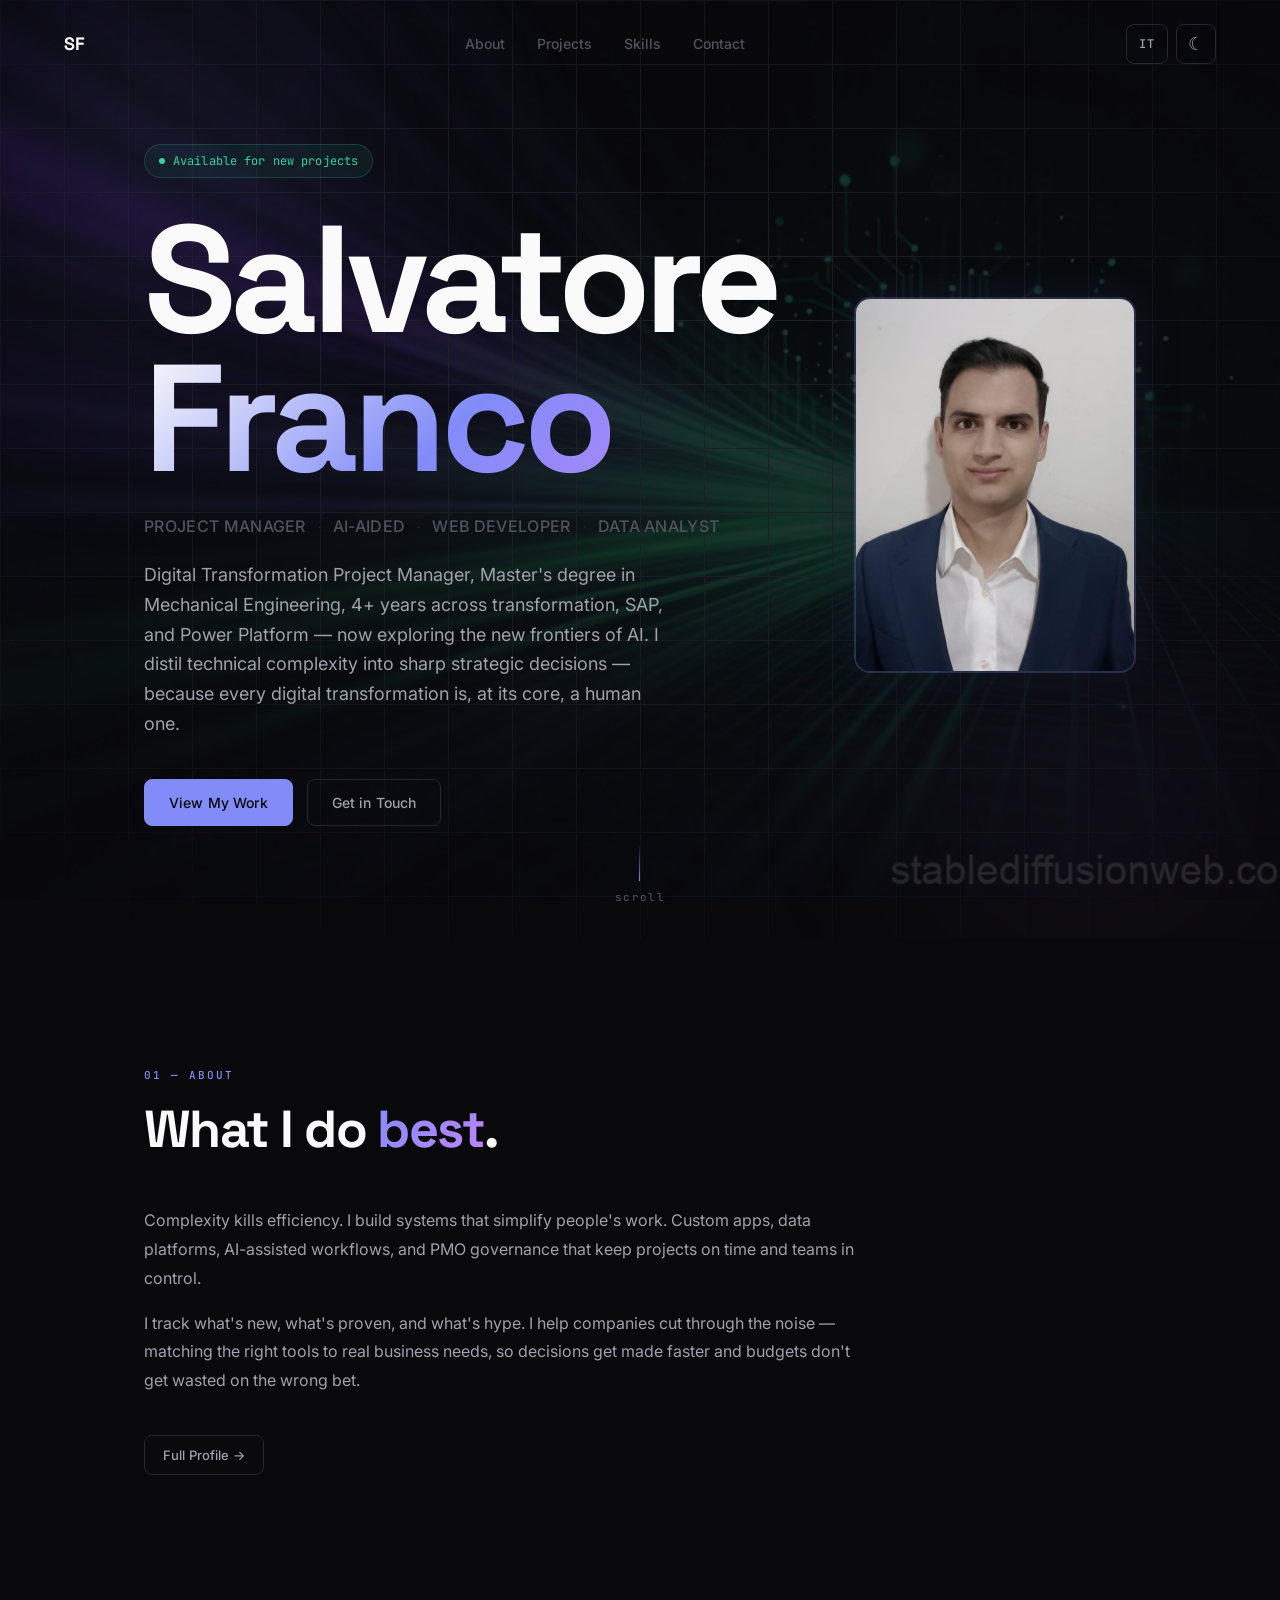
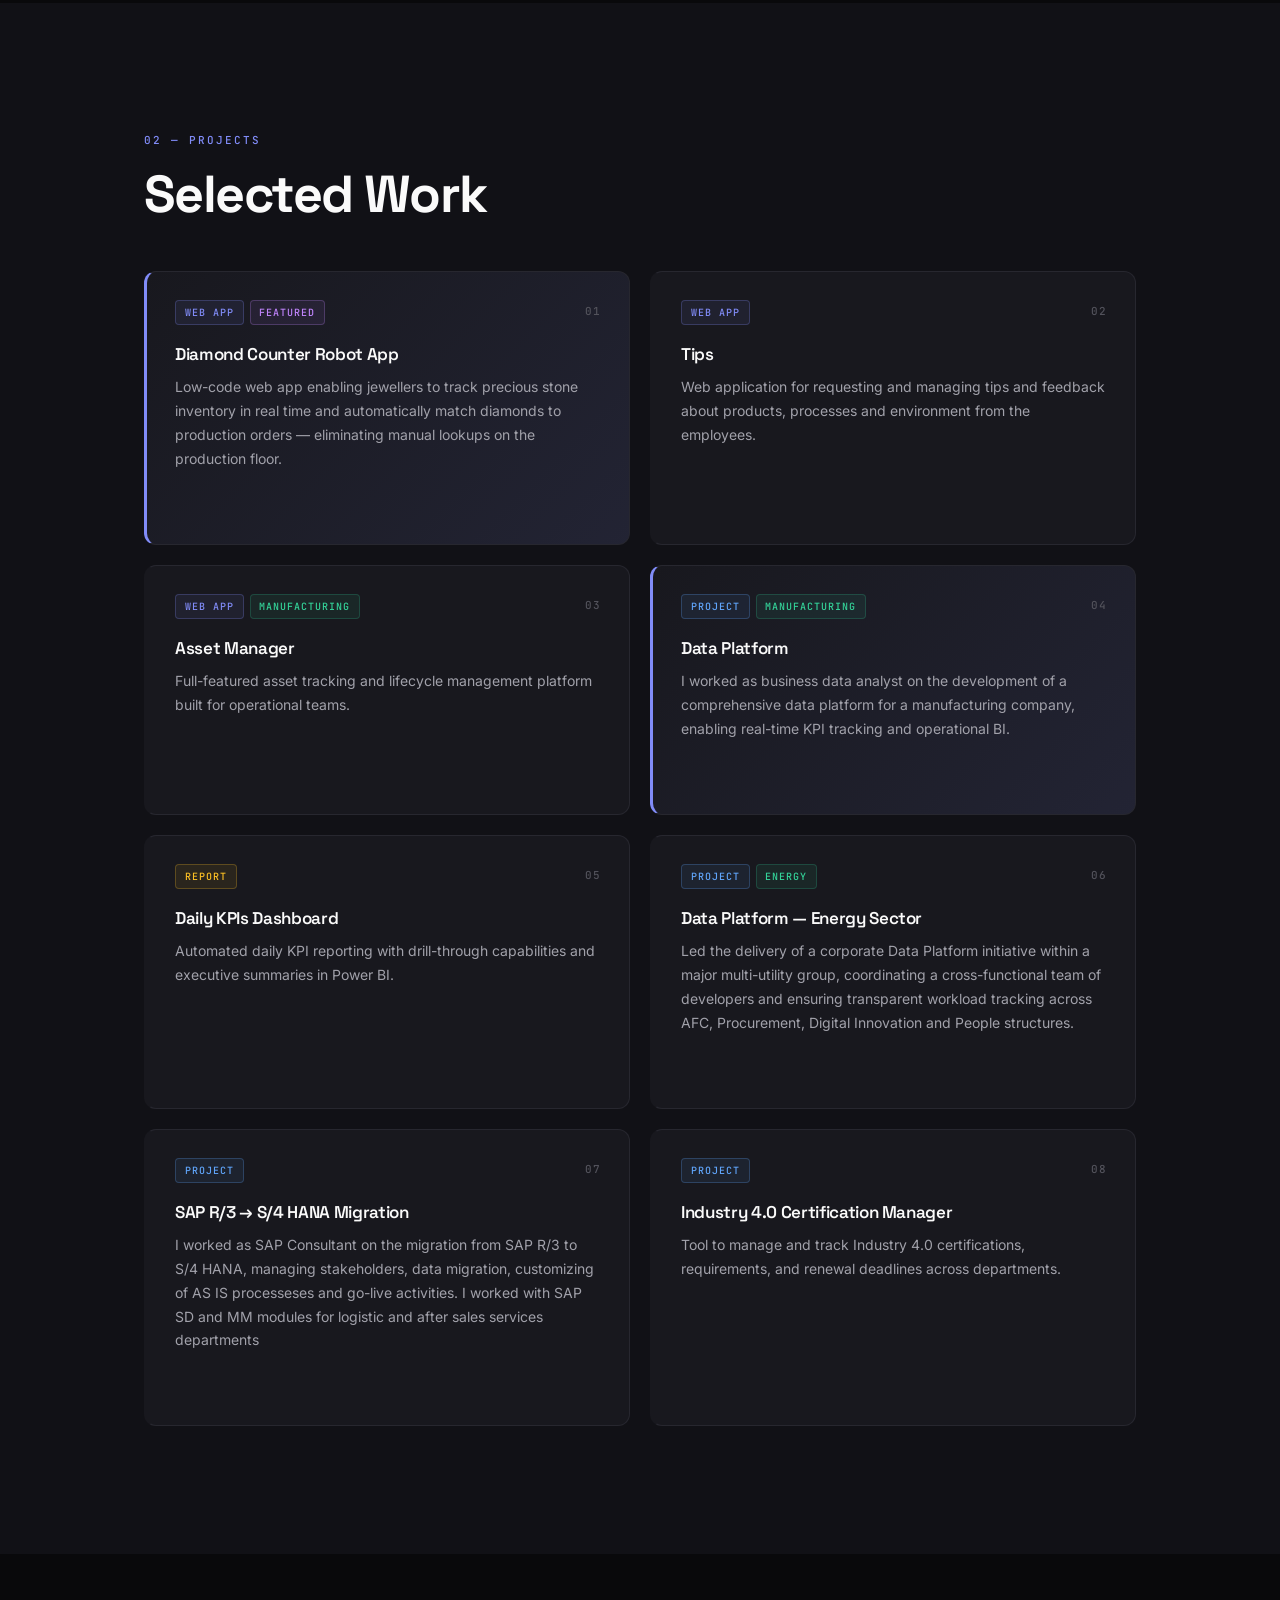
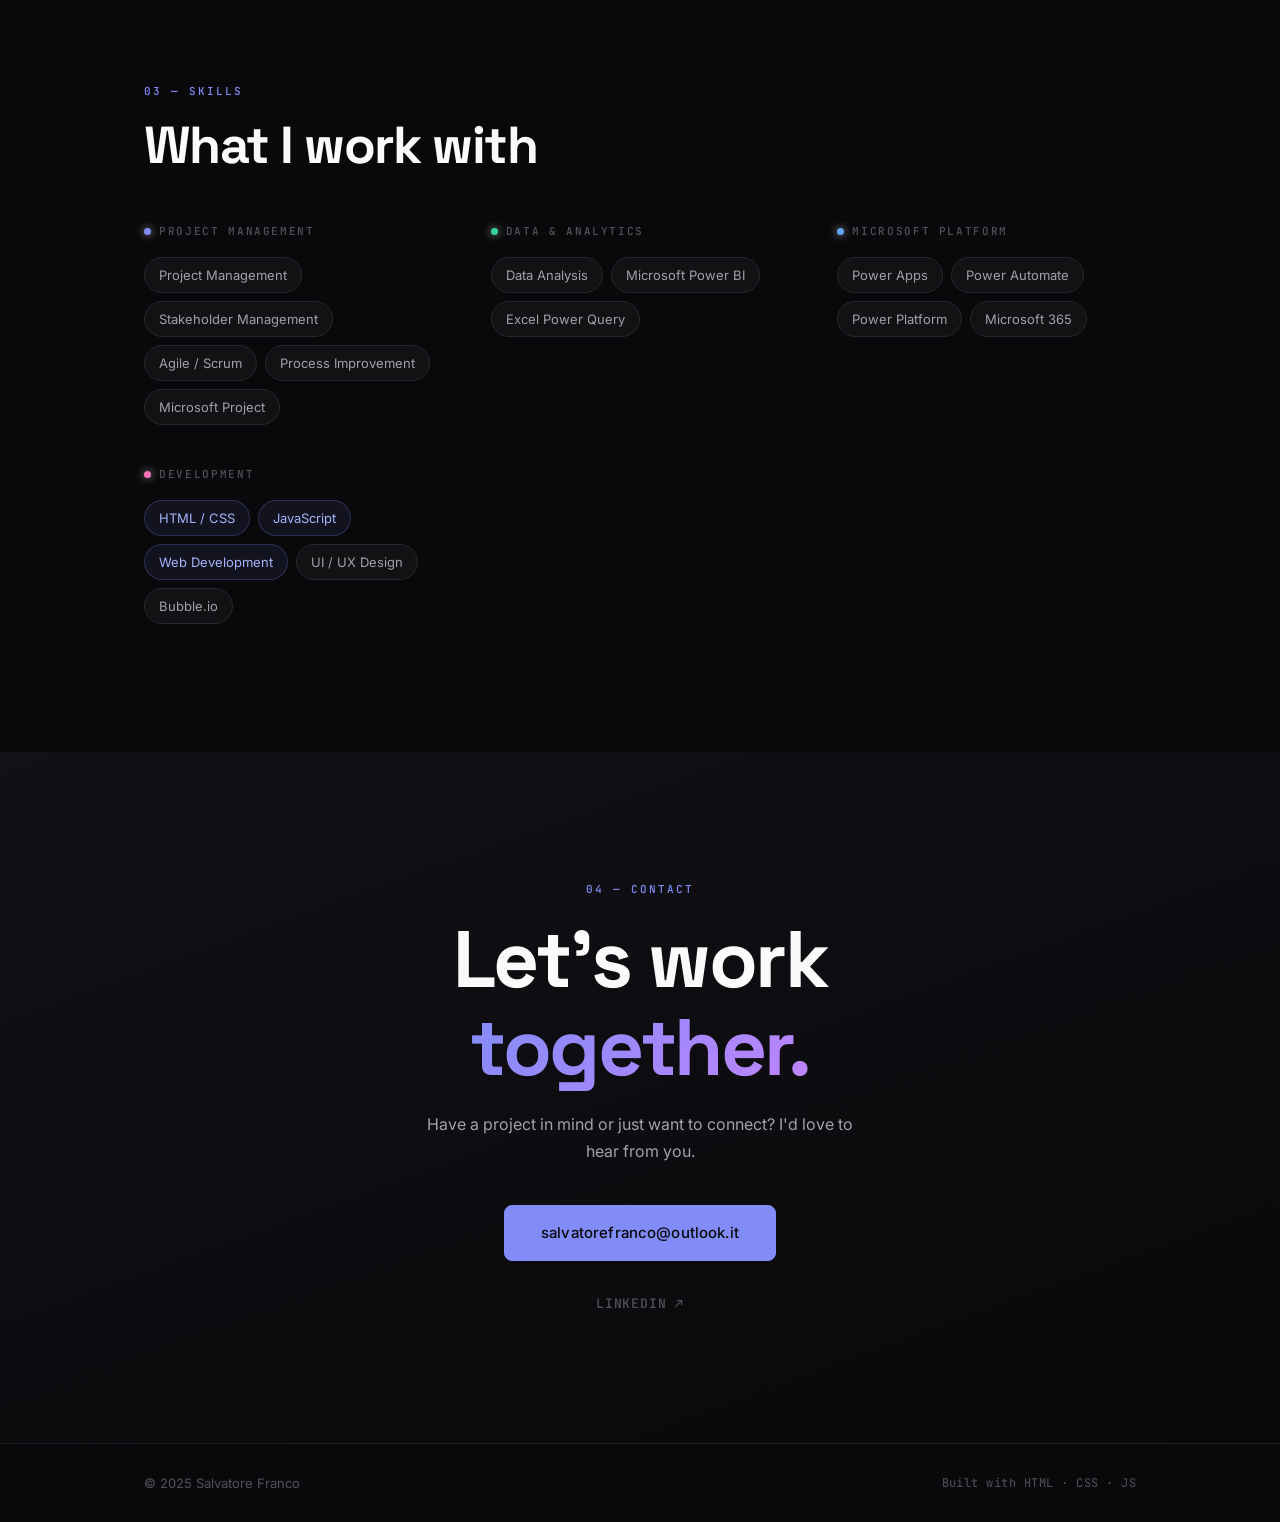
<file: index.html>
<!DOCTYPE html>
<html lang="en">
<head>
    <meta charset="UTF-8">
    <meta http-equiv="X-UA-Compatible" content="IE=edge">
    <meta name="viewport" content="width=device-width, initial-scale=1.0">
    <title>Salvatore Franco — Portfolio</title>
    <link rel="preconnect" href="https://fonts.googleapis.com">
    <link rel="preconnect" href="https://fonts.gstatic.com" crossorigin>
    <link href="https://fonts.googleapis.com/css2?family=Space+Grotesk:wght@400;500;600;700&family=Inter:wght@300;400;500&family=JetBrains+Mono:wght@400;500&display=swap" rel="stylesheet">
    <link rel="stylesheet" href="portfolio.css">
</head>
<body>
    <!-- Prevent flash: apply saved theme & language before paint -->
    <script>
        (function(){
            var t = localStorage.getItem('theme');
            if (t) document.documentElement.setAttribute('data-theme', t);
            var l = localStorage.getItem('lang');
            if (l && l !== 'en') {
                document.documentElement.lang = l;
                document.documentElement.classList.add('i18n-loading');
            }
        })();
    </script>

    <!-- Skip to content (accessibility) -->
    <a href="#main" class="skip-link" data-i18n="skip">Skip to content</a>

    <!-- ── NAVIGATION ── -->
    <nav class="nav" id="nav" role="navigation" aria-label="Main navigation">
        <a href="#home" class="nav__logo" aria-label="Home">SF</a>
        <button class="nav__toggle" id="navToggle" aria-label="Toggle menu" aria-expanded="false">
            <span></span><span></span><span></span>
        </button>
        <ul class="nav__links" id="navLinks" role="list">
            <li><a href="#about"    class="nav__link" data-i18n="nav.about">About</a></li>
            <li><a href="#projects" class="nav__link" data-i18n="nav.projects">Projects</a></li>
            <li><a href="#skills"   class="nav__link" data-i18n="nav.skills">Skills</a></li>
            <li><a href="#contact"  class="nav__link" data-i18n="nav.contact">Contact</a></li>
        </ul>
        <div class="nav__actions">
            <button class="lang-toggle" id="langToggle" aria-label="Switch language">
                <span class="lang-toggle__label">IT</span>
            </button>
            <button class="theme-toggle" id="themeToggle" aria-label="Toggle light/dark mode">
                <span class="theme-toggle__icon--moon" aria-hidden="true">&#9790;</span>
                <span class="theme-toggle__icon--sun" aria-hidden="true">&#9728;</span>
            </button>
        </div>
    </nav>

    <main id="main">

    <!-- ── HERO ── -->
    <section class="hero" id="home" aria-label="Introduction">
        <!-- Background layers -->
        <div class="hero__grid" aria-hidden="true"></div>
        <div class="hero__blob hero__blob--1" aria-hidden="true"></div>
        <div class="hero__blob hero__blob--2" aria-hidden="true"></div>

        <div class="hero__inner">
            <div class="hero__content">
                <!-- Status badge -->
                <div class="hero__status reveal" aria-label="Availability status">
                    <span class="hero__status-dot" aria-hidden="true"></span>
                    <span data-i18n="hero.status">Available for new projects</span>
                </div>

                <!-- Name -->
                <h1 class="hero__name reveal reveal--delay-1">
                    <span class="hero__name-line">Salvatore</span>
                    <span class="hero__name-line hero__name-line--accent">Franco</span>
                </h1>

                <!-- Role -->
                <p class="hero__roles reveal reveal--delay-2">
                    <span class="hero__role">Project Manager</span>
                    <span class="hero__role-sep" aria-hidden="true">·</span>
                    <span class="hero__role">AI-Aided</span>
                    <span class="hero__role-sep" aria-hidden="true">·</span>
                    <span class="hero__role">Web Developer</span>
                    <span class="hero__role-sep" aria-hidden="true">·</span>
                    <span class="hero__role">Data Analyst</span>
                </p>

                <!-- Tagline -->
                <p class="hero__tagline reveal reveal--delay-3" data-i18n="hero.tagline">
                    Digital Transformation Project Manager, Master's degree in Mechanical Engineering, 4+ years across transformation, 
                    SAP, and Power Platform — now exploring the new frontiers of AI.
                    I distil technical complexity into sharp strategic decisions — because every digital transformation is, at its core, a human one.
                </p>

                <!-- CTAs -->
                <div class="hero__cta reveal reveal--delay-4">
                    <a href="#projects" class="btn btn--primary" data-i18n="hero.cta.work">View My Work</a>
                    <a href="#contact"  class="btn btn--ghost" data-i18n="hero.cta.contact">Get in Touch</a>
                </div>
            </div>

            <div class="hero__photo reveal reveal--delay-2">
                <img src="01.images/fotoProfilo.jpg" alt="Salvatore Franco">
            </div>
        </div>

        <a href="#about" class="hero__scroll" aria-label="Scroll to About section">
            <span class="hero__scroll-line" aria-hidden="true"></span>
            <span data-i18n="hero.scroll">scroll</span>
        </a>
    </section>

    <!-- ── ABOUT ── -->
    <section class="section" id="about" aria-labelledby="about-title">
        <div class="container">
            <span class="section__label mono fade-in" data-i18n="about.label">01 — About</span>
            <div class="about-grid">
                <div class="about__text fade-in">
                    <h2 class="section__title" id="about-title" data-i18n="about.title">
                        What I do <span class="text-gradient">best</span>.
                    </h2>
                    <p data-i18n="about.p1">Complexity kills efficiency. I build the systems that prevent it. Custom apps, data platforms, AI-assisted workflows, and PMO governance that keep projects on time and teams in control.</p>
                    <p data-i18n="about.p2">I track what's new, what's proven, and what's hype. I help companies cut through the noise — matching the right tools to real business needs, so decisions get made faster and budgets don't get wasted on the wrong bet.</p>
                    <a href="about.html" class="btn btn--ghost btn--sm" data-i18n="about.profile">Full Profile →</a>
                </div>

            </div>
        </div>
    </section>

    <!-- ── PROJECTS ── -->
    <section class="section section--surface" id="projects" aria-labelledby="projects-title">
        <div class="container">
            <span class="section__label mono fade-in" data-i18n="projects.label">02 — Projects</span>
            <h2 class="section__title fade-in" id="projects-title" data-i18n="projects.title">Selected Work</h2>

            <div class="projects-grid" role="list">

                <article class="project-card project-card--featured fade-in" role="listitem">
                    <div class="project-card__header">
                        <div class="project-card__tags">
                            <span class="tag tag--web">Web App</span>
                            <span class="tag tag--featured">Featured</span>
                        </div>
                        <span class="project-card__num mono" aria-hidden="true">01</span>
                    </div>
                    <h3 class="project-card__title" data-i18n="proj.1.title">Diamond Counter Robot App</h3>
                    <p class="project-card__desc" data-i18n="proj.1.desc">Low-code web app enabling jewellers to track precious stone inventory in real time and automatically match diamonds to production orders — eliminating manual lookups on the production floor.</p>
                    <span class="project-card__arrow" aria-hidden="true">↗</span>
                </article>

                <article class="project-card fade-in" role="listitem">
                    <div class="project-card__header">
                        <div class="project-card__tags">
                            <span class="tag tag--web">Web App</span>
                        </div>
                        <span class="project-card__num mono" aria-hidden="true">02</span>
                    </div>
                    <h3 class="project-card__title" data-i18n="proj.2.title">Tips</h3>
                    <p class="project-card__desc" data-i18n="proj.2.desc">Web application for requesting and managing tips and feedback about products, processes and environment from the employees.</p>
                    <span class="project-card__arrow" aria-hidden="true">↗</span>
                </article>

                <article class="project-card fade-in" role="listitem">
                    <div class="project-card__header">
                        <div class="project-card__tags">
                            <span class="tag tag--web">Web App</span>
                            <span class="tag tag--industry">Manufacturing</span>
                        </div>
                        <span class="project-card__num mono" aria-hidden="true">03</span>
                    </div>
                    <h3 class="project-card__title" data-i18n="proj.3.title">Asset Manager</h3>
                    <p class="project-card__desc" data-i18n="proj.3.desc">Full-featured asset tracking and lifecycle management platform built for operational teams.</p>
                    <span class="project-card__arrow" aria-hidden="true">↗</span>
                </article>

                <article class="project-card project-card--featured fade-in" role="listitem">
                    <div class="project-card__header">
                        <div class="project-card__tags">
                            <span class="tag tag--project">Project</span>
                            <span class="tag tag--industry">Manufacturing</span>
                        </div>
                        <span class="project-card__num mono" aria-hidden="true">04</span>
                    </div>
                    <h3 class="project-card__title" data-i18n="proj.4.title">Data Platform</h3>
                    <p class="project-card__desc" data-i18n="proj.4.desc">I worked as business data analyst on the development of a comprehensive data platform for a manufacturing company, enabling real-time KPI tracking and operational BI.</p>
                    <span class="project-card__arrow" aria-hidden="true">↗</span>
                </article>

                <article class="project-card fade-in" role="listitem">
                    <div class="project-card__header">
                        <div class="project-card__tags">
                            <span class="tag tag--report">Report</span>
                        </div>
                        <span class="project-card__num mono" aria-hidden="true">05</span>
                    </div>
                    <h3 class="project-card__title" data-i18n="proj.5.title">Daily KPIs Dashboard</h3>
                    <p class="project-card__desc" data-i18n="proj.5.desc">Automated daily KPI reporting with drill-through capabilities and executive summaries in Power BI.</p>
                    <span class="project-card__arrow" aria-hidden="true">↗</span>
                </article>

                <article class="project-card fade-in" role="listitem">
                    <div class="project-card__header">
                        <div class="project-card__tags">
                            <span class="tag tag--project">Project</span>
                            <span class="tag tag--industry">Energy</span>
                        </div>
                        <span class="project-card__num mono" aria-hidden="true">06</span>
                    </div>
                    <h3 class="project-card__title" data-i18n="proj.6.title">Data Platform — Energy Sector</h3>
                    <p class="project-card__desc" data-i18n="proj.6.desc">Led the delivery of a corporate Data Platform initiative within a major multi-utility group, coordinating a cross-functional team of developers and ensuring transparent workload tracking across AFC, Procurement, Digital Innovation and People structures.</p>
                    <span class="project-card__arrow" aria-hidden="true">↗</span>
                </article>

                <article class="project-card fade-in" role="listitem">
                    <div class="project-card__header">
                        <div class="project-card__tags">
                            <span class="tag tag--project">Project</span>
                        </div>
                        <span class="project-card__num mono" aria-hidden="true">07</span>
                    </div>
                    <h3 class="project-card__title" data-i18n="proj.7.title">SAP R/3 → S/4 HANA Migration</h3>
                    <p class="project-card__desc" data-i18n="proj.7.desc">I worked as SAP Consultant on the migration from SAP R/3 to S/4 HANA, managing stakeholders, data migration, customizing of AS IS processeses and go-live activities. I worked with SAP SD and MM modules for logistic and after sales services departments</p>
                    <span class="project-card__arrow" aria-hidden="true">↗</span>
                </article>

                <article class="project-card fade-in" role="listitem">
                    <div class="project-card__header">
                        <div class="project-card__tags">
                            <span class="tag tag--project">Project</span>
                        </div>
                        <span class="project-card__num mono" aria-hidden="true">08</span>
                    </div>
                    <h3 class="project-card__title" data-i18n="proj.8.title">Industry 4.0 Certification Manager</h3>
                    <p class="project-card__desc" data-i18n="proj.8.desc">Tool to manage and track Industry 4.0 certifications, requirements, and renewal deadlines across departments.</p>
                    <span class="project-card__arrow" aria-hidden="true">↗</span>
                </article>

            </div>
        </div>
    </section>

    <!-- ── SKILLS ── -->
    <section class="section" id="skills" aria-labelledby="skills-title">
        <div class="container">
            <span class="section__label mono fade-in" data-i18n="skills.label">03 — Skills</span>
            <h2 class="section__title fade-in" id="skills-title" data-i18n="skills.title">What I work with</h2>

            <div class="skills-groups fade-in">
                <div class="skills-group">
                    <div class="skills-group__header">
                        <span class="skills-group__dot" style="background:#818cf8" aria-hidden="true"></span>
                        <h4 class="skills-group__label mono">Project Management</h4>
                    </div>
                    <div class="skills-pills" role="list">
                        <span class="pill" role="listitem">Project Management</span>
                        <span class="pill" role="listitem">Stakeholder Management</span>
                        <span class="pill" role="listitem">Agile / Scrum</span>
                        <span class="pill" role="listitem">Process Improvement</span>
                        <span class="pill" role="listitem">Microsoft Project</span>
                    </div>
                </div>

                <div class="skills-group">
                    <div class="skills-group__header">
                        <span class="skills-group__dot" style="background:#34d399" aria-hidden="true"></span>
                        <h4 class="skills-group__label mono">Data &amp; Analytics</h4>
                    </div>
                    <div class="skills-pills" role="list">
                        <span class="pill" role="listitem">Data Analysis</span>
                        <span class="pill" role="listitem">Microsoft Power BI</span>
                        <span class="pill" role="listitem">Excel Power Query</span>
                    </div>
                </div>

                <div class="skills-group">
                    <div class="skills-group__header">
                        <span class="skills-group__dot" style="background:#60a5fa" aria-hidden="true"></span>
                        <h4 class="skills-group__label mono">Microsoft Platform</h4>
                    </div>
                    <div class="skills-pills" role="list">
                        <span class="pill" role="listitem">Power Apps</span>
                        <span class="pill" role="listitem">Power Automate</span>
                        <span class="pill" role="listitem">Power Platform</span>
                        <span class="pill" role="listitem">Microsoft 365</span>
                    </div>
                </div>

                <div class="skills-group">
                    <div class="skills-group__header">
                        <span class="skills-group__dot" style="background:#f472b6" aria-hidden="true"></span>
                        <h4 class="skills-group__label mono">Development</h4>
                    </div>
                    <div class="skills-pills" role="list">
                        <span class="pill pill--accent" role="listitem">HTML / CSS</span>
                        <span class="pill pill--accent" role="listitem">JavaScript</span>
                        <span class="pill pill--accent" role="listitem">Web Development</span>
                        <span class="pill" role="listitem">UI / UX Design</span>
                        <span class="pill" role="listitem">Bubble.io</span>
                    </div>
                </div>
            </div>
        </div>
    </section>

    <!-- ── CONTACT ── -->
    <section class="section section--contact" id="contact" aria-labelledby="contact-title">
        <div class="container">
            <div class="contact-inner fade-in">
                <span class="section__label mono" data-i18n="contact.label">04 — Contact</span>
                <h2 class="section__title contact__title" id="contact-title" data-i18n="contact.title">
                    Let's work<br><span class="text-gradient">together.</span>
                </h2>
                <p class="contact__subtitle" data-i18n="contact.sub">Have a project in mind or just want to connect? I'd love to hear from you.</p>
                <a href="mailto:salvatorefranco@outlook.it" class="btn btn--primary btn--lg">
                    salvatorefranco@outlook.it
                </a>
                <div class="contact__socials">
                    <a href="https://www.linkedin.com/in/salvatorefranco" target="_blank" rel="noopener noreferrer" class="contact__social">
                        LinkedIn ↗
                    </a>
                </div>
            </div>
        </div>
    </section>

    </main><!-- /main -->

    <!-- ── FOOTER ── -->
    <footer class="footer" role="contentinfo">
        <div class="container footer__inner">
            <span class="footer__copy">© 2025 Salvatore Franco</span>
            <span class="footer__credit mono" data-i18n="footer.credit">Built with HTML · CSS · JS</span>
        </div>
    </footer>

    <!-- Language support -->
    <script src="i18n.js"></script>

    <script>
        // ── Navbar: scrolled state ──
        const nav = document.getElementById('nav');
        window.addEventListener('scroll', () => {
            nav.classList.toggle('nav--scrolled', window.scrollY > 60);
        }, { passive: true });

        // ── Mobile nav toggle ──
        const navToggle = document.getElementById('navToggle');
        const navLinks  = document.getElementById('navLinks');
        navToggle.addEventListener('click', () => {
            const isOpen = navLinks.classList.toggle('nav__links--open');
            navToggle.classList.toggle('nav__toggle--open', isOpen);
            navToggle.setAttribute('aria-expanded', isOpen);
        });
        navLinks.querySelectorAll('a').forEach(link => {
            link.addEventListener('click', () => {
                navLinks.classList.remove('nav__links--open');
                navToggle.classList.remove('nav__toggle--open');
                navToggle.setAttribute('aria-expanded', 'false');
            });
        });

        // ── Active nav link on scroll ──
        const sections   = document.querySelectorAll('section[id]');
        const navAnchors = document.querySelectorAll('.nav__link');
        const sectionObserver = new IntersectionObserver((entries) => {
            entries.forEach(entry => {
                if (entry.isIntersecting) {
                    navAnchors.forEach(a => {
                        a.classList.remove('nav__link--active');
                        a.removeAttribute('aria-current');
                    });
                    const active = document.querySelector(`.nav__link[href="#${entry.target.id}"]`);
                    if (active) {
                        active.classList.add('nav__link--active');
                        active.setAttribute('aria-current', 'true');
                    }
                }
            });
        }, { threshold: 0.4 });
        sections.forEach(s => sectionObserver.observe(s));

        // ── Scroll reveal ──
        const revealObserver = new IntersectionObserver((entries) => {
            entries.forEach(entry => {
                if (entry.isIntersecting) {
                    entry.target.classList.add('is-visible');
                    revealObserver.unobserve(entry.target);
                }
            });
        }, { threshold: 0.1, rootMargin: '0px 0px -40px 0px' });
        document.querySelectorAll('.fade-in, .reveal').forEach(el => revealObserver.observe(el));

        // ── Hero: trigger reveals immediately on load ──
        window.addEventListener('load', () => {
            document.querySelectorAll('.reveal').forEach((el, i) => {
                setTimeout(() => el.classList.add('is-visible'), i * 50 + 80);
            });
        });

        // ── Theme toggle ──
        const themeToggle = document.getElementById('themeToggle');
        themeToggle.addEventListener('click', () => {
            const current = document.documentElement.getAttribute('data-theme');
            const next = current === 'light' ? 'dark' : 'light';
            if (next === 'dark') {
                document.documentElement.removeAttribute('data-theme');
            } else {
                document.documentElement.setAttribute('data-theme', next);
            }
            localStorage.setItem('theme', next === 'dark' ? '' : next);
        });
    </script>

</body>
</html>
</file>
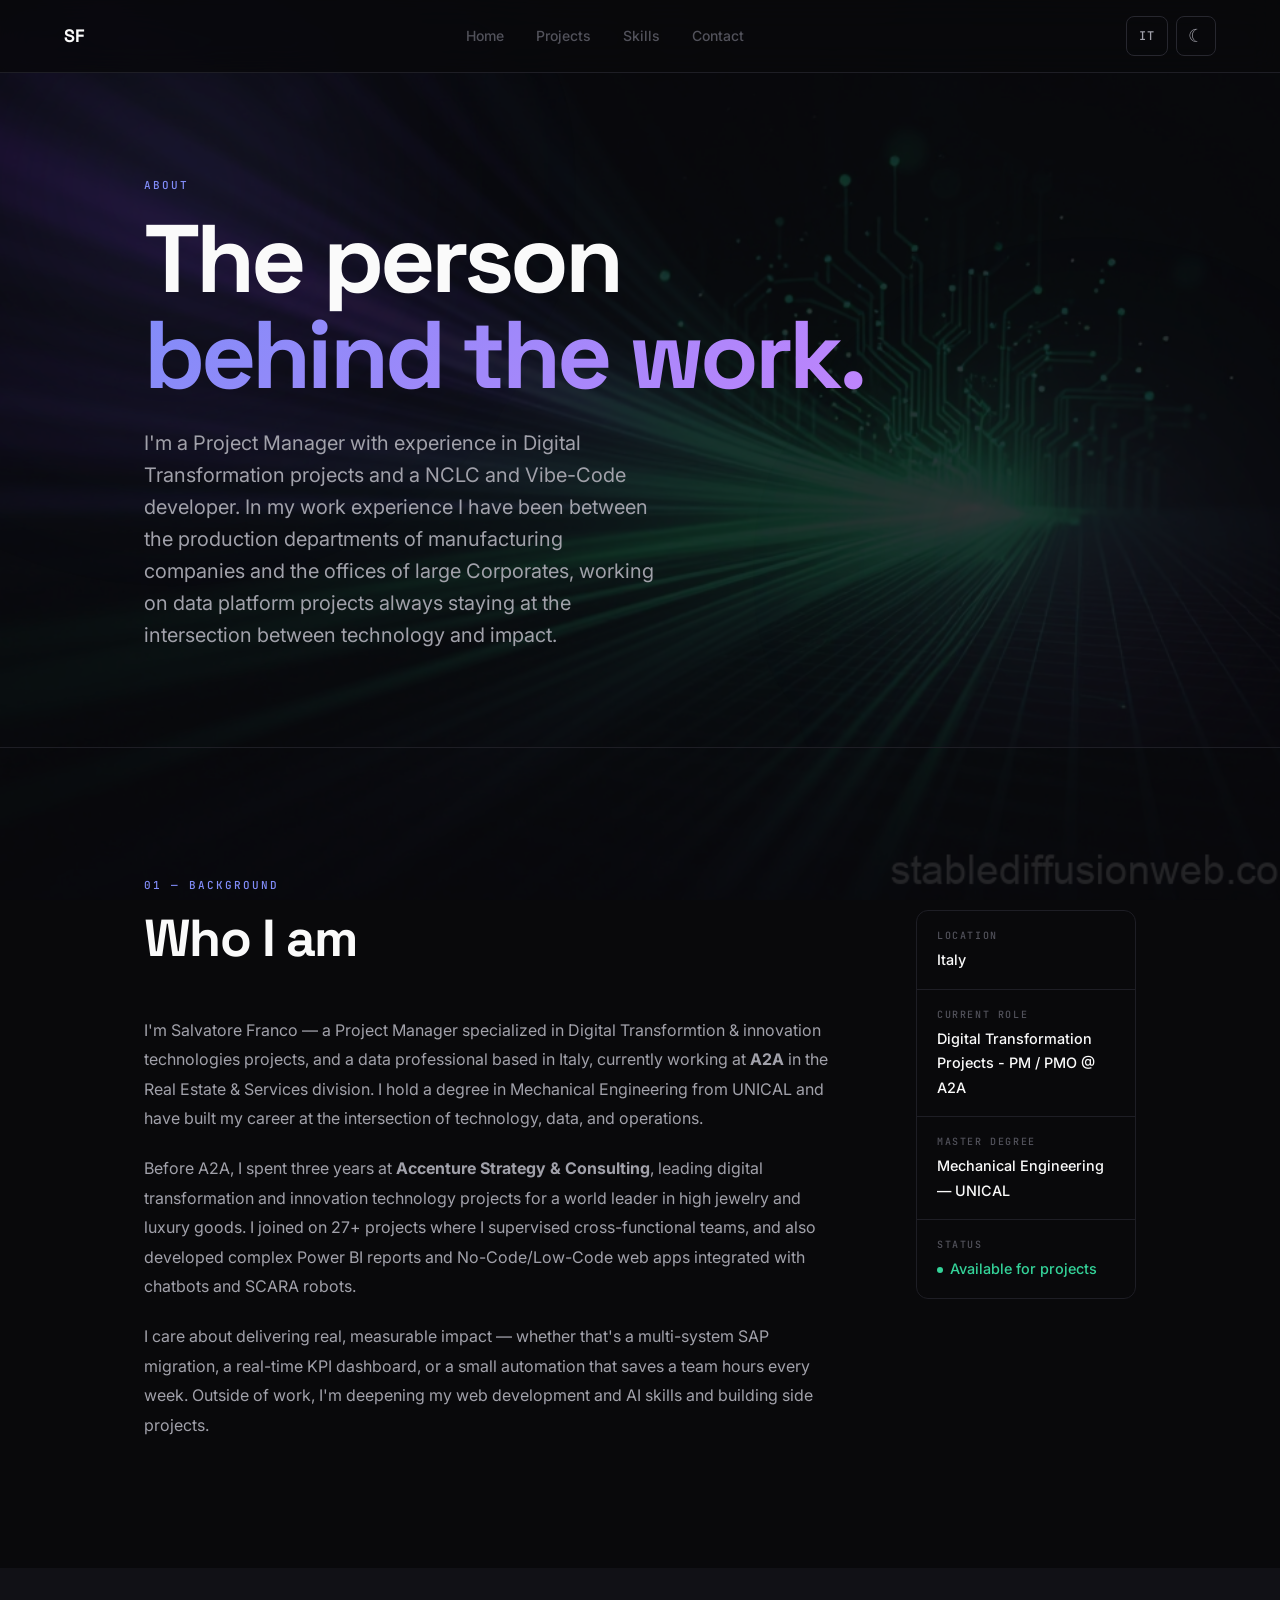
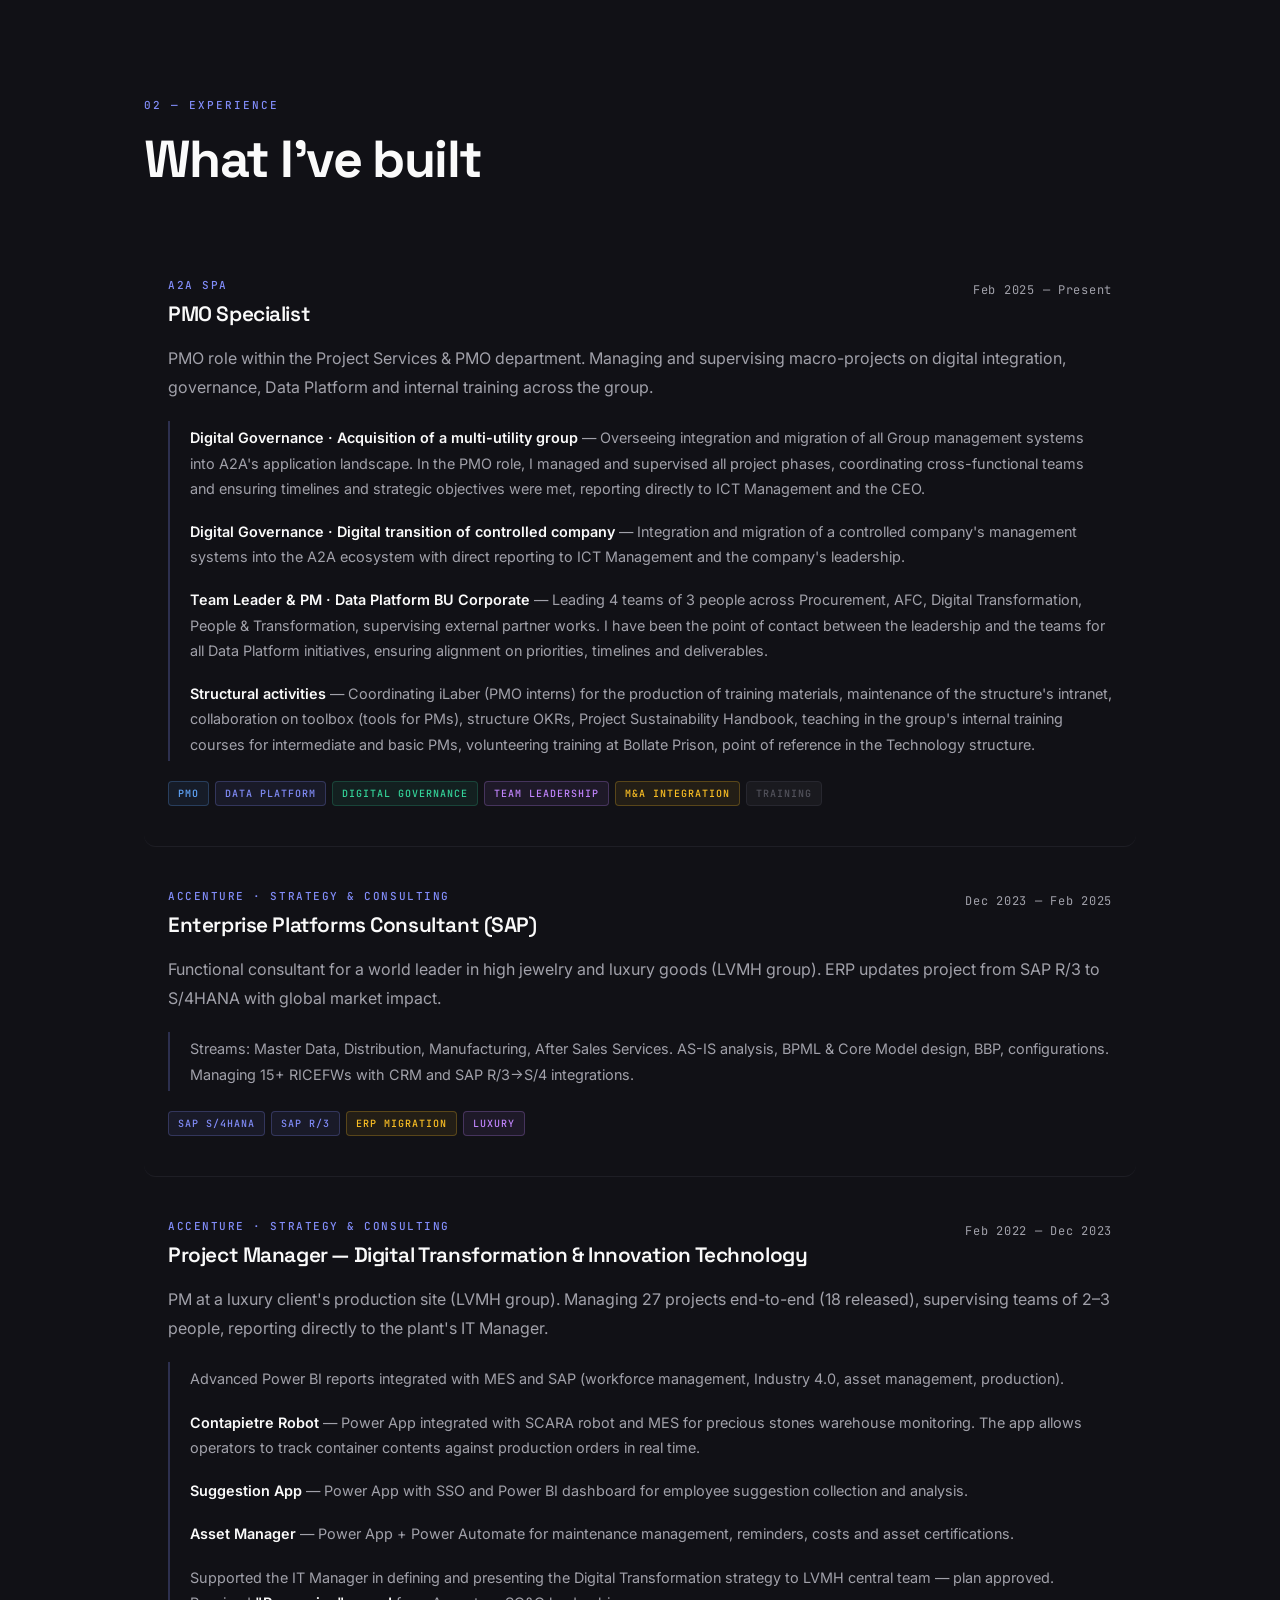
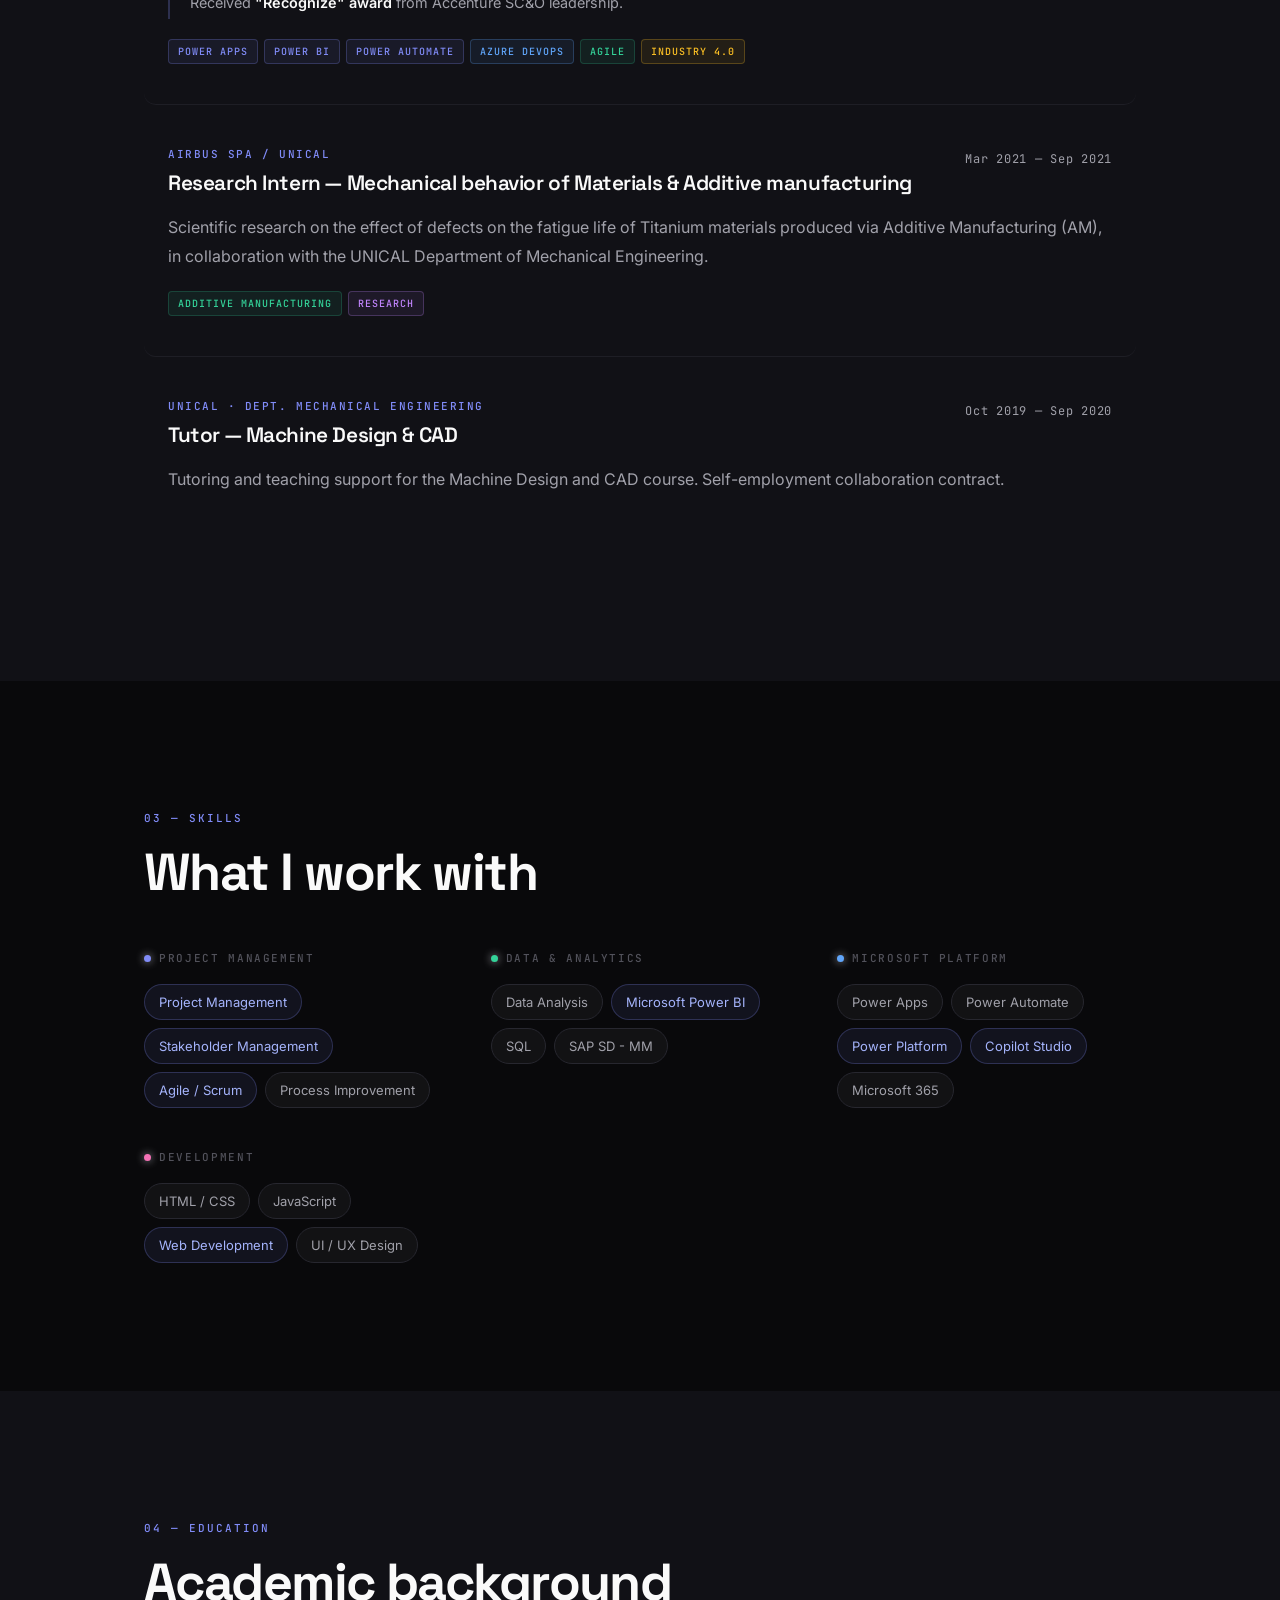
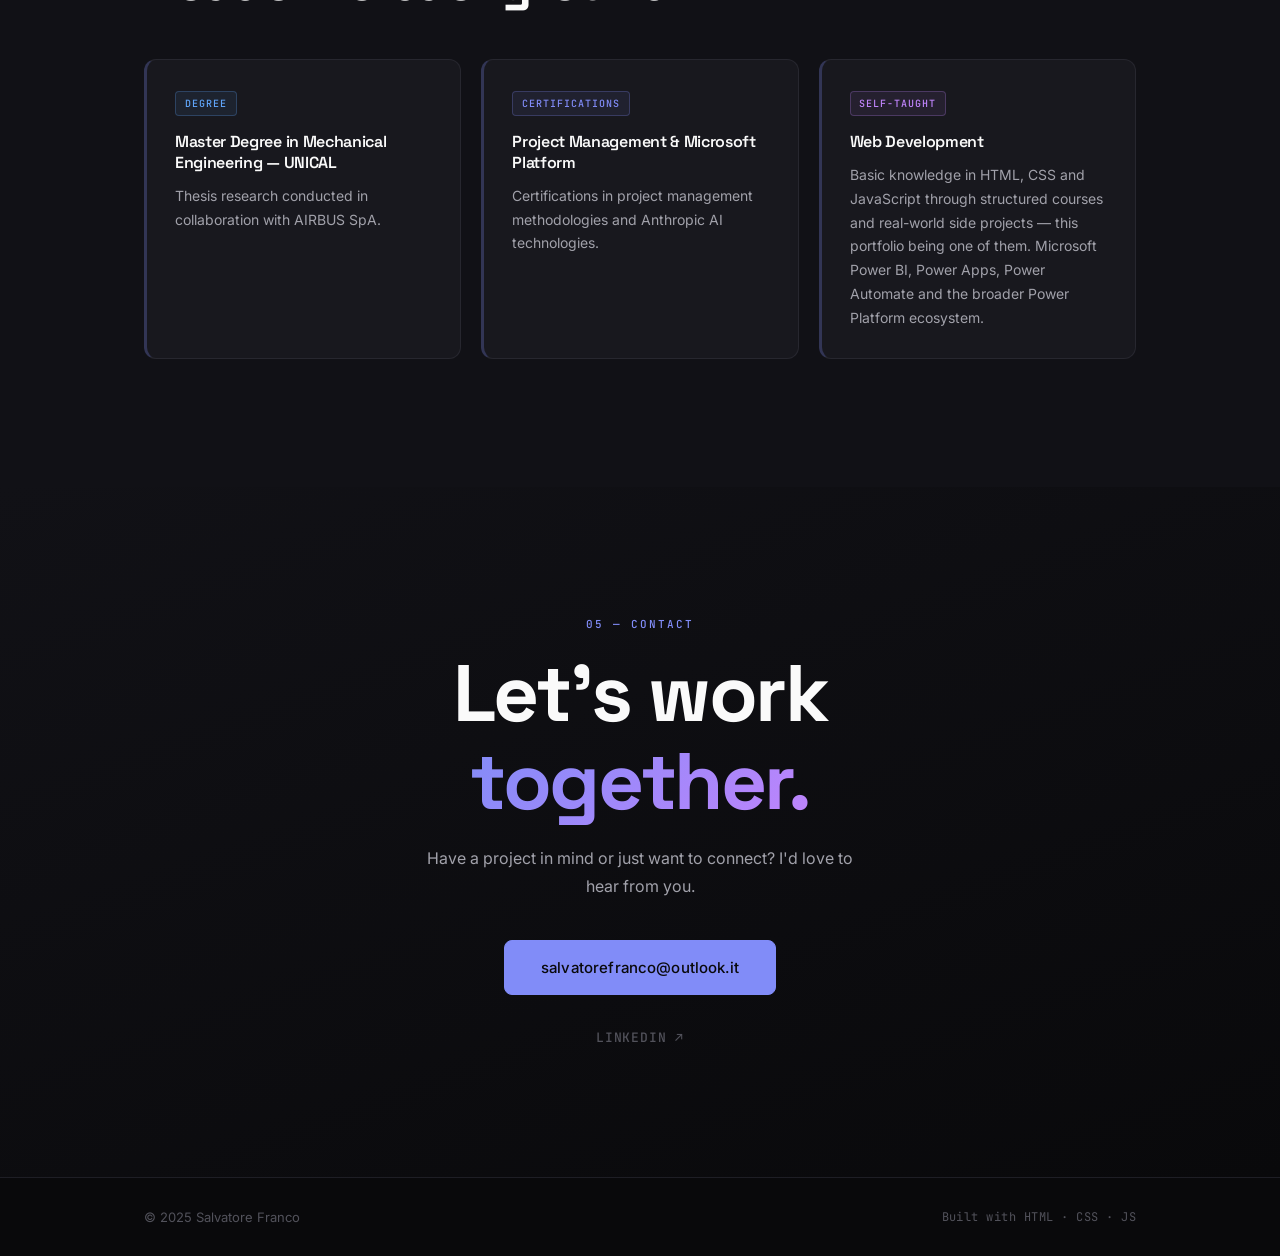
<file: about.html>
<!DOCTYPE html>
<html lang="en">
<head>
    <meta charset="UTF-8">
    <meta http-equiv="X-UA-Compatible" content="IE=edge">
    <meta name="viewport" content="width=device-width, initial-scale=1.0">
    <title>About — Salvatore Franco</title>
    <link rel="preconnect" href="https://fonts.googleapis.com">
    <link rel="preconnect" href="https://fonts.gstatic.com" crossorigin>
    <link href="https://fonts.googleapis.com/css2?family=Space+Grotesk:wght@400;500;600;700&family=Inter:wght@300;400;500&family=JetBrains+Mono:wght@400;500&display=swap" rel="stylesheet">
    <link rel="stylesheet" href="portfolio.css">
    <link rel="stylesheet" href="about.css">
</head>
<body>
    <!-- Prevent flash: apply saved theme & language before paint -->
    <script>
        (function(){
            var t = localStorage.getItem('theme');
            if (t) document.documentElement.setAttribute('data-theme', t);
            var l = localStorage.getItem('lang');
            if (l && l !== 'en') {
                document.documentElement.lang = l;
                document.documentElement.classList.add('i18n-loading');
            }
        })();
    </script>

    <!-- Skip to content -->
    <a href="#main" class="skip-link" data-i18n="skip">Skip to content</a>

    <!-- ── NAVIGATION ── -->
    <nav class="nav nav--scrolled" id="nav" role="navigation" aria-label="Main navigation">
        <a href="index.html" class="nav__logo" aria-label="Home">SF</a>
        <button class="nav__toggle" id="navToggle" aria-label="Toggle menu" aria-expanded="false">
            <span></span><span></span><span></span>
        </button>
        <ul class="nav__links" id="navLinks" role="list">
            <li><a href="index.html"            class="nav__link" data-i18n="nav.home">Home</a></li>
            <li><a href="index.html#projects"   class="nav__link" data-i18n="nav.projects">Projects</a></li>
            <li><a href="index.html#skills"     class="nav__link" data-i18n="nav.skills">Skills</a></li>
            <li><a href="index.html#contact"    class="nav__link" data-i18n="nav.contact">Contact</a></li>
        </ul>
        <div class="nav__actions">
            <button class="lang-toggle" id="langToggle" aria-label="Switch language">
                <span class="lang-toggle__label">IT</span>
            </button>
            <button class="theme-toggle" id="themeToggle" aria-label="Toggle light/dark mode">
                <span class="theme-toggle__icon--moon" aria-hidden="true">&#9790;</span>
                <span class="theme-toggle__icon--sun" aria-hidden="true">&#9728;</span>
            </button>
        </div>
    </nav>

    <main id="main">

    <!-- ── PAGE HEADER ── -->
    <header class="page-hero">
        <div class="hero__blob hero__blob--1" aria-hidden="true"></div>
        <div class="hero__blob hero__blob--2" aria-hidden="true"></div>
        <div class="container page-hero__inner">
            <span class="section__label mono reveal" data-i18n="abt.hero.label">About</span>
            <h1 class="page-hero__title reveal reveal--delay-1" data-i18n="abt.hero.title">
                The person<br>
                <span class="text-gradient">behind the work.</span>
            </h1>
            <p class="page-hero__sub reveal reveal--delay-2" data-i18n="abt.hero.sub">
                Mechanical Engineer turned Project Manager and NCLC Developer. From production floors to corporate data platforms — always at the intersection of tech and impact.
            </p>
        </div>
    </header>

    <!-- ── BIO ── -->
    <section class="section" id="background" aria-labelledby="background-title">
        <div class="container">
            <span class="section__label mono fade-in" data-i18n="bg.label">01 — Background</span>
            <div class="prose-grid">
                <div class="prose fade-in">
                    <h2 class="section__title" id="background-title" data-i18n="bg.title">Who I am</h2>
                    <p data-i18n="bg.p1">I'm Salvatore Franco — a Project Manager specialized in Digital Transformtion &amp; innovation technologies projects, and a data professional based in Italy, currently working at <strong>A2A</strong> in the Real Estate &amp; Services division. I hold a degree in Mechanical Engineering from UNICAL and have built my career at the intersection of technology, data, and operations.</p>
                    <p data-i18n="bg.p2">Before A2A, I spent three years at <strong>Accenture Strategy &amp; Consulting</strong>, leading digital transformation and innovation technology projects for a world leader in high jewelry, luxury and perfume. I joined on 27+ projects where I supervised cross-functional teams, and also developed complex Power BI reports and No-Code/Low-Code web apps integrated with chatbots and SCARA robots.</p>
                    <p data-i18n="bg.p3">I care about delivering real, measurable impact — whether that's a multi-system SAP migration, a real-time KPI dashboard, or a small automation that saves a team hours every week. Outside of work, I'm deepening my web development skills and building side projects.</p>
                </div>
                <aside class="about-sidebar fade-in" aria-label="Key information">
                    <div class="info-block">
                        <span class="info-block__label mono" data-i18n="sidebar.location.label">Location</span>
                        <span class="info-block__value" data-i18n="sidebar.location.value">Italy</span>
                    </div>
                    <div class="info-block">
                        <span class="info-block__label mono" data-i18n="sidebar.role.label">Current Role</span>
                        <span class="info-block__value">Digital Transformation Projects - PM / PMO @ A2A</span>
                    </div>
                    <div class="info-block">
                        <span class="info-block__label mono" data-i18n="sidebar.degree.label">Degree</span>
                        <span class="info-block__value" data-i18n="sidebar.degree.value">Mechanical Engineering — UNICAL</span>
                    </div>
                    <div class="info-block">
                        <span class="info-block__label mono" data-i18n="sidebar.status.label">Status</span>
                        <span class="info-block__value status-available" data-i18n="sidebar.status.value">
                            <span class="hero__status-dot" aria-hidden="true"></span>
                            Available for projects
                        </span>
                    </div>
                </aside>
            </div>
        </div>
    </section>

    <!-- ── EXPERIENCE ── -->
    <section class="section section--surface" id="experience" aria-labelledby="experience-title">
        <div class="container">
            <span class="section__label mono fade-in" data-i18n="exp.label">02 — Experience</span>
            <h2 class="section__title fade-in" id="experience-title" data-i18n="exp.title">What I've built</h2>

            <div class="exp-list fade-in">

                <!-- A2A -->
                <article class="exp-item">
                    <div class="exp-item__header">
                        <div>
                            <span class="exp-item__company mono">A2A SpA</span>
                            <h3 class="exp-item__role">PMO Specialist</h3>
                        </div>
                        <div class="exp-item__date mono" data-i18n="exp.1.date">
                            Feb 2025 — Present
                        </div>
                    </div>
                    <p class="exp-item__desc" data-i18n="exp.1.desc">PMO role within the Project Services &amp; PMO department. Managing and supervising macro-projects on digital integration, governance, Data Platform and internal training across the group.</p>
                    <div class="exp-item__subs">
                        <div class="exp-item__sub" data-i18n="exp.1.sub1"><strong>Team Leader Digital Governance · AEB Group Acquisition</strong> — Overseeing integration and migration of all AEB Group management systems into A2A's application landscape.</div>
                        <div class="exp-item__sub" data-i18n="exp.1.sub2"><strong>Team Leader Digital Governance · LeReti Transition</strong> — Integration and migration of LeReti management systems into the A2A ecosystem.</div>
                        <div class="exp-item__sub" data-i18n="exp.1.sub3"><strong>Team Leader &amp; PM · Data Platform BU Corporate</strong> — Leading a team of 3 PMOs and supervising external partner across Procurement, AFC, Digital Transformation, People &amp; Transformation.</div>
                        <div class="exp-item__sub" data-i18n="exp.1.sub4"><strong>Structural activities</strong> — iLaber coordination (PMO interns) for the production of training materials, intranet maintenance, PM toolbox, Project Sustainability Handbook, PM training courses teaching, teaching at Bollate Prison.</div>
                    </div>
                    <div class="exp-item__tags">
                        <span class="tag tag--project">PMO</span>
                        <span class="tag tag--web">Data Platform</span>
                        <span class="tag tag--industry">Digital Governance</span>
                        <span class="tag tag--featured">Team Leadership</span>
                        <span class="tag tag--report">M&amp;A Integration</span>
                        <span class="tag">Training</span>
                    </div>
                </article>

                <!-- Accenture — SAP -->
                <article class="exp-item">
                    <div class="exp-item__header">
                        <div>
                            <span class="exp-item__company mono">Accenture · Strategy &amp; Consulting</span>
                            <h3 class="exp-item__role">Enterprise Platforms Consultant (SAP)</h3>
                        </div>
                        <div class="exp-item__date mono" data-i18n="exp.2.date">Dec 2023 — Feb 2025</div>
                    </div>
                    <p class="exp-item__desc" data-i18n="exp.2.desc">Functional consultant for a world leader in high jewelry, luxury and perfume (LVMH group). ERP replacement project from SAP R/3 to S/4HANA with global market impact.</p>
                    <div class="exp-item__subs">
                        <div class="exp-item__sub" data-i18n="exp.2.sub1">Streams: Master Data, Distribution, Manufacturing, After Sales Services. AS-IS analysis, BPML &amp; Core Model design, BBP, configurations. Managing 15+ RICEFWs with CRM and SAP R/3→S/4 integrations.</div>
                    </div>
                    <div class="exp-item__tags">
                        <span class="tag tag--web">SAP S/4HANA</span>
                        <span class="tag tag--web">SAP R/3</span>
                        <span class="tag tag--report">ERP Migration</span>
                        <span class="tag tag--featured">Luxury</span>
                    </div>
                </article>

                <!-- Accenture — PM -->
                <article class="exp-item">
                    <div class="exp-item__header">
                        <div>
                            <span class="exp-item__company mono">Accenture · Strategy &amp; Consulting</span>
                            <h3 class="exp-item__role">Project Manager — Digital Transformation &amp; Innovation Technology</h3>
                        </div>
                        <div class="exp-item__date mono" data-i18n="exp.3.date">Feb 2022 — Dec 2023</div>
                    </div>
                    <p class="exp-item__desc" data-i18n="exp.3.desc">PM at a luxury client's production site (LVMH group). Managing 27 projects end-to-end (18 released), supervising teams of 2–3 people, reporting directly to the plant's IT Manager.</p>
                    <div class="exp-item__subs">
                        <div class="exp-item__sub" data-i18n="exp.3.sub1">Advanced Power BI reports integrated with MES and SAP (workforce management, Industry 4.0, asset management, production).</div>
                        <div class="exp-item__sub" data-i18n="exp.3.sub2"><strong>Contapietre Robot</strong> — Power App integrated with SCARA robot and MES for precious stones warehouse monitoring.</div>
                        <div class="exp-item__sub" data-i18n="exp.3.sub3"><strong>Suggestion App</strong> — Power App with SSO and Power BI dashboard for employee suggestion collection and analysis.</div>
                        <div class="exp-item__sub" data-i18n="exp.3.sub4"><strong>Asset Manager</strong> — Power App + Power Automate for maintenance management, reminders, costs and asset certifications.</div>
                        <div class="exp-item__sub" data-i18n="exp.3.sub5">Supported the IT Manager in defining and presenting the Digital Transformation strategy to LVMH central team — plan approved. Received <strong>"Recognize" award</strong> from Accenture SC&amp;O leadership.</div>
                    </div>
                    <div class="exp-item__tags">
                        <span class="tag tag--web">Power Apps</span>
                        <span class="tag tag--web">Power BI</span>
                        <span class="tag tag--web">Power Automate</span>
                        <span class="tag tag--project">Azure DevOps</span>
                        <span class="tag tag--industry">Agile</span>
                        <span class="tag tag--report">Industry 4.0</span>
                    </div>
                </article>

                <!-- AIRBUS -->
                <article class="exp-item">
                    <div class="exp-item__header">
                        <div>
                            <span class="exp-item__company mono">AIRBUS SpA / UNICAL</span>
                            <h3 class="exp-item__role" data-i18n="exp.4.role">Research Intern — Materials &amp; Additive Manufacturing</h3>
                        </div>
                        <div class="exp-item__date mono" data-i18n="exp.4.date">Mar 2021 — Sep 2021</div>
                    </div>
                    <p class="exp-item__desc" data-i18n="exp.4.desc">Scientific research on the effect of defects on the fatigue life of Titanium materials produced via Additive Manufacturing (AM), in collaboration with the UNICAL Department of Mechanical Engineering.</p>
                    <div class="exp-item__tags">
                        <span class="tag tag--industry">Additive Manufacturing</span>
                        <span class="tag tag--featured">Research</span>
                    </div>
                </article>

                <!-- UNICAL Tutor -->
                <article class="exp-item">
                    <div class="exp-item__header">
                        <div>
                            <span class="exp-item__company mono" data-i18n="exp.5.company">UNICAL · Dept. Mechanical Engineering</span>
                            <h3 class="exp-item__role" data-i18n="exp.5.role">Tutor — Machine Design &amp; CAD</h3>
                        </div>
                        <div class="exp-item__date mono" data-i18n="exp.5.date">Oct 2019 — Sep 2020</div>
                    </div>
                    <p class="exp-item__desc" data-i18n="exp.5.desc">Tutoring and teaching support for the Machine Design and CAD course. Self-employment collaboration contract.</p>
                </article>

            </div>
        </div>
    </section>

    <!-- ── SKILLS ── -->
    <section class="section" id="skills" aria-labelledby="skills-title">
        <div class="container">
            <span class="section__label mono fade-in" data-i18n="abt.skills.label">03 — Skills</span>
            <h2 class="section__title fade-in" id="skills-title" data-i18n="abt.skills.title">What I work with</h2>

            <div class="skills-groups fade-in">
                <div class="skills-group">
                    <div class="skills-group__header">
                        <span class="skills-group__dot" style="background:#818cf8" aria-hidden="true"></span>
                        <h4 class="skills-group__label mono">Project Management</h4>
                    </div>
                    <div class="skills-pills" role="list">
                        <span class="pill pill--accent" role="listitem">Project Management</span>
                        <span class="pill pill--accent" role="listitem">Stakeholder Management</span>
                        <span class="pill pill--accent" role="listitem">Agile / Scrum</span>
                        <span class="pill" role="listitem">Process Improvement</span>
                    </div>
                </div>

                <div class="skills-group">
                    <div class="skills-group__header">
                        <span class="skills-group__dot" style="background:#34d399" aria-hidden="true"></span>
                        <h4 class="skills-group__label mono">Data &amp; Analytics</h4>
                    </div>
                    <div class="skills-pills" role="list">
                        <span class="pill" role="listitem">Data Analysis</span>
                        <span class="pill pill--accent" role="listitem">Microsoft Power BI</span>
                        <span class="pill" role="listitem">SQL</span>
                        <span class="pill" role="listitem">SAP SD - MM</span>
                    </div>
                </div>

                <div class="skills-group">
                    <div class="skills-group__header">
                        <span class="skills-group__dot" style="background:#60a5fa" aria-hidden="true"></span>
                        <h4 class="skills-group__label mono">Microsoft Platform</h4>
                    </div>
                    <div class="skills-pills" role="list">
                        <span class="pill" role="listitem">Power Apps</span>
                        <span class="pill " role="listitem">Power Automate</span>
                        <span class="pill pill--accent" role="listitem">Power Platform</span>
                        <span class="pill pill--accent" role="listitem">Copilot Studio</span>
                        <span class="pill" role="listitem">Microsoft 365</span>
                    </div>
                </div>

                <div class="skills-group">
                    <div class="skills-group__header">
                        <span class="skills-group__dot" style="background:#f472b6" aria-hidden="true"></span>
                        <h4 class="skills-group__label mono">Development</h4>
                    </div>
                    <div class="skills-pills" role="list">
                        <span class="pill" role="listitem">HTML / CSS</span>
                        <span class="pill" role="listitem">JavaScript</span>
                        <span class="pill pill--accent" role="listitem">Web Development</span>
                        <span class="pill" role="listitem">UI / UX Design</span>
                    </div>
                </div>
            </div>
        </div>
    </section>

    <!-- ── EDUCATION ── -->
    <section class="section section--surface" id="education" aria-labelledby="education-title">
        <div class="container">
            <span class="section__label mono fade-in" data-i18n="edu.label">04 — Education</span>
            <h2 class="section__title fade-in" id="education-title" data-i18n="edu.title">Academic background</h2>
            <div class="edu-cards fade-in">
                <div class="edu-card">
                    <span class="edu-card__type tag tag--project" data-i18n="edu.1.type">Degree</span>
                    <h3 class="edu-card__title" data-i18n="edu.1.title">Master Degree in Mechanical Engineering — UNICAL</h3>
                    <p class="edu-card__body" data-i18n="edu.1.body">Thesis research conducted in collaboration with AIRBUS SpA.</p>
                </div>
                <div class="edu-card">
                    <span class="edu-card__type tag tag--web" data-i18n="edu.2.type">Certifications</span>
                    <h3 class="edu-card__title" data-i18n="edu.2.title">Project Management &amp; Microsoft Platform</h3>
                    <p class="edu-card__body" data-i18n="edu.2.body">Certifications in project management methodologies and Anthropic AI technologies.</p>
                </div>
                <div class="edu-card">
                    <span class="edu-card__type tag tag--featured" data-i18n="edu.3.type">Self-taught</span>
                    <h3 class="edu-card__title" data-i18n="edu.3.title">Web Development</h3>
                    <p class="edu-card__body" data-i18n="edu.3.body">Basic knowledge in HTML, CSS and JavaScript through structured courses and real-world side projects — this portfolio being one of them. Microsoft Power BI, Power Apps, Power Automate and the broader Power Platform ecosystem.</p>
                </div>
            </div>
        </div>
    </section>

    <!-- ── CONTACT CTA ── -->
    <section class="section section--contact" id="contact" aria-labelledby="contact-title">
        <div class="container">
            <div class="contact-inner fade-in">
                <span class="section__label mono" data-i18n="abt.contact.label">05 — Contact</span>
                <h2 class="section__title contact__title" id="contact-title" data-i18n="contact.title">
                    Let's work<br><span class="text-gradient">together.</span>
                </h2>
                <p class="contact__subtitle" data-i18n="contact.sub">Have a project in mind or just want to connect? I'd love to hear from you.</p>
                <a href="mailto:salvatorefranco@outlook.it" class="btn btn--primary btn--lg">
                    salvatorefranco@outlook.it
                </a>
                <div class="contact__socials">
                    <a href="https://www.linkedin.com/in/salvatorefranco" target="_blank" rel="noopener noreferrer" class="contact__social">LinkedIn ↗</a>
                </div>
            </div>
        </div>
    </section>

    </main>

    <!-- ── FOOTER ── -->
    <footer class="footer" role="contentinfo">
        <div class="container footer__inner">
            <span class="footer__copy">© 2025 Salvatore Franco</span>
            <span class="footer__credit mono" data-i18n="footer.credit">Built with HTML · CSS · JS</span>
        </div>
    </footer>

    <!-- Language support -->
    <script src="i18n.js"></script>

    <script>
        // Mobile nav toggle
        const navToggle = document.getElementById('navToggle');
        const navLinks  = document.getElementById('navLinks');
        navToggle.addEventListener('click', () => {
            const isOpen = navLinks.classList.toggle('nav__links--open');
            navToggle.classList.toggle('nav__toggle--open', isOpen);
            navToggle.setAttribute('aria-expanded', isOpen);
        });
        navLinks.querySelectorAll('a').forEach(link => {
            link.addEventListener('click', () => {
                navLinks.classList.remove('nav__links--open');
                navToggle.classList.remove('nav__toggle--open');
                navToggle.setAttribute('aria-expanded', 'false');
            });
        });

        // Scroll reveal
        const revealObserver = new IntersectionObserver((entries) => {
            entries.forEach(entry => {
                if (entry.isIntersecting) {
                    entry.target.classList.add('is-visible');
                    revealObserver.unobserve(entry.target);
                }
            });
        }, { threshold: 0.1, rootMargin: '0px 0px -40px 0px' });
        document.querySelectorAll('.fade-in, .reveal').forEach(el => revealObserver.observe(el));

        // Hero elements: trigger on load
        window.addEventListener('load', () => {
            document.querySelectorAll('.reveal').forEach((el, i) => {
                setTimeout(() => el.classList.add('is-visible'), i * 60 + 80);
            });
        });

        // Theme toggle
        const themeToggle = document.getElementById('themeToggle');
        themeToggle.addEventListener('click', () => {
            const current = document.documentElement.getAttribute('data-theme');
            const next = current === 'light' ? 'dark' : 'light';
            if (next === 'dark') {
                document.documentElement.removeAttribute('data-theme');
            } else {
                document.documentElement.setAttribute('data-theme', next);
            }
            localStorage.setItem('theme', next === 'dark' ? '' : next);
        });
    </script>

</body>
</html>
</file>
<file: portfolio.css>
/* ============================================================
   PORTFOLIO.CSS  —  Salvatore Franco
   Palette: Zinc dark + Indigo accent (Linear / Vercel style)
   Fonts:   Space Grotesk (headings) · Inter (body) · JetBrains Mono (labels)
   ============================================================ */


/* ── Design Tokens ── */
:root {
    /* Backgrounds */
    --bg:        #09090b;   /* zinc-950 */
    --surface:   #111116;   /* cards, surface 1 */
    --elevated:  #18181e;   /* nav, tooltips */
    --border:    #27272f;   /* zinc-800 */
    --border-sub:#1e1e25;   /* subtle dividers */

    /* Text */
    --text-1:    #fafafa;   /* zinc-50  — primary */
    --text-2:    #a1a1aa;   /* zinc-400 — secondary */
    --text-3:    #52525b;   /* zinc-600 — muted */

    /* Accent — Indigo */
    --accent:    #818cf8;   /* indigo-400 */
    --accent-hi: #a5b4fc;   /* indigo-300 — hover */
    --accent-bg: rgba(129,140,248,0.08);
    --accent-glow: rgba(129,140,248,0.12);
    --accent-border: rgba(129,140,248,0.25);

    /* Secondary accent — Emerald (status, success) */
    --green:     #34d399;   /* emerald-400 */
    --green-bg:  rgba(52,211,153,0.07);
    --green-border: rgba(52,211,153,0.2);

    /* Type scale */
    --font-head: 'Space Grotesk', system-ui, sans-serif;
    --font-body: 'Inter', system-ui, sans-serif;
    --font-mono: 'JetBrains Mono', 'Fira Code', monospace;

    /* Radius */
    --radius-sm: 4px;
    --radius:    8px;
    --radius-lg: 12px;
    --radius-xl: 16px;
    --radius-pill: 100px;

    /* Transitions */
    --ease: cubic-bezier(0.16, 1, 0.3, 1);
    --t-fast: 150ms;
    --t-base: 250ms;
    --t-slow: 400ms;
}


/* ── Light Mode Tokens ── */
[data-theme="light"] {
    /* Backgrounds */
    --bg:        #f4f4f5;   /* zinc-100 */
    --surface:   #ffffff;
    --elevated:  #fafafa;
    --border:    #d4d4d8;   /* zinc-300 */
    --border-sub:#e4e4e7;   /* zinc-200 */

    /* Text */
    --text-1:    #18181b;   /* zinc-900 */
    --text-2:    #52525b;   /* zinc-600 */
    --text-3:    #a1a1aa;   /* zinc-400 */

    /* Accent — Indigo (slightly deeper for contrast on light bg) */
    --accent:    #6366f1;   /* indigo-500 */
    --accent-hi: #4f46e5;   /* indigo-600 */
    --accent-bg: rgba(99,102,241,0.08);
    --accent-glow: rgba(99,102,241,0.10);
    --accent-border: rgba(99,102,241,0.25);

    /* Secondary accent — Emerald */
    --green:     #059669;   /* emerald-600 */
    --green-bg:  rgba(5,150,105,0.07);
    --green-border: rgba(5,150,105,0.2);
}


/* ── Reset ── */
*, *::before, *::after { box-sizing: border-box; margin: 0; padding: 0; }
html { scroll-behavior: smooth; font-size: 100%; }

body {
    font-family: var(--font-body);
    font-size: 1rem;
    line-height: 1.7;
    color: var(--text-2);
    background: var(--bg) url('01.images/wallpaper1.png') center center / cover no-repeat fixed;
    overflow-x: hidden;
    -webkit-font-smoothing: antialiased;
    -moz-osx-font-smoothing: grayscale;
    transition: background-color var(--t-slow), color var(--t-slow);
}

/* Wallpaper swap for light mode */
[data-theme="light"] body,
body[data-theme="light"] {
    background-image: url('01.images/wallpaper1_Light.png');
}

/* Dark overlay so text stays readable over the wallpaper */
body::before {
    content: '';
    position: fixed;
    inset: 0;
    background: rgba(9, 9, 11, 0.82);
    z-index: 0;
    pointer-events: none;
    transition: background var(--t-slow);
}

/* Lighter overlay in light mode */
[data-theme="light"] body::before,
body[data-theme="light"]::before {
    background: rgba(244, 244, 245, 0.78);
}

/* Ensure all direct children sit above the overlay */
body > * { position: relative; z-index: 1; }

/* Mono utility */
.mono { font-family: var(--font-mono); }

/* Gradient text utility */
.text-gradient {
    background: linear-gradient(135deg, var(--accent) 0%, #c084fc 100%);
    -webkit-background-clip: text;
    -webkit-text-fill-color: transparent;
    background-clip: text;
}

/* ── Skip Link (accessibility) ── */
.skip-link {
    position: absolute;
    top: -100%;
    left: 1rem;
    padding: 0.5rem 1rem;
    background: var(--accent);
    color: var(--bg);
    font-family: var(--font-body);
    font-size: 0.875rem;
    font-weight: 600;
    border-radius: var(--radius);
    z-index: 9999;
    text-decoration: none;
    transition: top var(--t-fast);
}
.skip-link:focus { top: 1rem; }

/* ── Focus ring (accessibility) ── */
:focus-visible {
    outline: 2px solid var(--accent);
    outline-offset: 3px;
    border-radius: var(--radius-sm);
}

/* ── Reduced motion ── */
@media (prefers-reduced-motion: reduce) {
    *, *::before, *::after {
        animation-duration: 0.01ms !important;
        transition-duration: 0.01ms !important;
    }
    html { scroll-behavior: auto; }
}


/* ── Container ── */
.container {
    width: 100%;
    max-width: 1120px;
    margin: 0 auto;
    padding: 0 clamp(1.25rem, 5vw, 4rem);
}


/* ═══════════════════════════════════════
   NAVIGATION
═══════════════════════════════════════ */
.nav {
    position: fixed;
    top: 0; left: 0; right: 0;
    z-index: 200;
    display: flex;
    align-items: center;
    justify-content: space-between;
    padding: 1.5rem clamp(1.25rem, 5vw, 4rem);
    transition:
        background var(--t-base) var(--ease),
        padding    var(--t-base) var(--ease),
        border-color var(--t-base);
    border-bottom: 1px solid transparent;
}

.nav--scrolled {
    background: rgba(9, 9, 11, 0.8);
    backdrop-filter: blur(16px) saturate(180%);
    -webkit-backdrop-filter: blur(16px) saturate(180%);
    padding-top: 1rem;
    padding-bottom: 1rem;
    border-bottom-color: var(--border-sub);
}
[data-theme="light"] .nav--scrolled {
    background: rgba(244, 244, 245, 0.85);
}

.nav__logo {
    font-family: var(--font-head);
    font-weight: 700;
    font-size: 1.125rem;
    letter-spacing: -0.02em;
    color: var(--text-1);
    text-decoration: none;
    transition: color var(--t-fast);
}
.nav__logo:hover { color: var(--accent-hi); }

.nav__links {
    display: flex;
    list-style: none;
    gap: 2rem;
}

.nav__link {
    font-family: var(--font-body);
    font-size: 0.875rem;
    font-weight: 500;
    color: var(--text-3);
    text-decoration: none;
    transition: color var(--t-fast);
    position: relative;
    padding-bottom: 2px;
}
.nav__link::after {
    content: '';
    position: absolute;
    bottom: -2px; left: 0; right: 0;
    height: 1px;
    background: var(--accent);
    transform: scaleX(0);
    transform-origin: left;
    transition: transform var(--t-base) var(--ease);
}
.nav__link:hover,
.nav__link--active { color: var(--text-1); }
.nav__link:hover::after,
.nav__link--active::after { transform: scaleX(1); }

/* Actions group (lang + theme toggles) */
.nav__actions {
    display: flex;
    align-items: center;
    gap: 0.5rem;
}

/* Mobile hamburger */
.nav__toggle {
    display: none;
    flex-direction: column;
    gap: 5px;
    background: none;
    border: none;
    cursor: pointer;
    padding: 6px;
    border-radius: var(--radius-sm);
}
.nav__toggle span {
    display: block;
    width: 22px;
    height: 1.5px;
    background: var(--text-2);
    border-radius: 2px;
    transition: transform var(--t-base), opacity var(--t-base);
}
.nav__toggle--open span:nth-child(1) { transform: translateY(6.5px) rotate(45deg); }
.nav__toggle--open span:nth-child(2) { opacity: 0; transform: scaleX(0); }
.nav__toggle--open span:nth-child(3) { transform: translateY(-6.5px) rotate(-45deg); }

@media (max-width: 640px) {
    .nav__toggle { display: flex; }
    .nav__links {
        position: fixed;
        inset: 0;
        background: var(--bg);
        flex-direction: column;
        align-items: center;
        justify-content: center;
        gap: 2.5rem;
        transform: translateX(100%);
        transition: transform var(--t-base) var(--ease);
        z-index: 190;
    }
    .nav__links--open { transform: translateX(0); }
    .nav__link { font-size: 1.25rem; color: var(--text-2); }
}


/* ═══════════════════════════════════════
   HERO
═══════════════════════════════════════ */
.hero {
    position: relative;
    min-height: 100svh;
    display: flex;
    align-items: center;
    justify-content: center;
    overflow: hidden;
    padding: 9rem clamp(1.25rem, 5vw, 4rem) 7rem;
}

/* Fine line grid */
.hero__grid {
    position: absolute;
    inset: 0;
    background-image:
        linear-gradient(var(--border-sub) 1px, transparent 1px),
        linear-gradient(90deg, var(--border-sub) 1px, transparent 1px);
    background-size: 64px 64px;
    mask-image: radial-gradient(ellipse 75% 75% at 50% 40%, black 20%, transparent 100%);
    pointer-events: none;
}

/* Animated gradient blobs */
.hero__blob {
    position: absolute;
    border-radius: 50%;
    pointer-events: none;
    filter: blur(100px);
    will-change: transform;
}
.hero__blob--1 {
    width: 600px; height: 600px;
    background: radial-gradient(circle, var(--accent-glow), transparent 70%);
    top: -15%; left: -10%;
    animation: blobDrift 12s ease-in-out infinite;
}
.hero__blob--2 {
    width: 500px; height: 500px;
    background: radial-gradient(circle, rgba(192,132,252,0.08), transparent 70%);
    bottom: -10%; right: -5%;
    animation: blobDrift 10s ease-in-out infinite reverse;
    animation-delay: -5s;
}
@keyframes blobDrift {
    0%, 100% { transform: translate(0, 0) scale(1); }
    33%       { transform: translate(40px, -25px) scale(1.06); }
    66%       { transform: translate(-25px, 30px) scale(0.94); }
}

/* Hero inner — two-column layout */
.hero__inner {
    position: relative;
    z-index: 1;
    display: flex;
    align-items: center;
    gap: clamp(3rem, 6vw, 5rem);
    max-width: 1120px;
    width: 100%;
    padding: 0 clamp(1.25rem, 5vw, 4rem);
}

/* Hero content */
.hero__content {
    flex: 1;
    text-align: left;
}

/* Hero photo */
.hero__photo {
    flex-shrink: 0;
    width: clamp(220px, 22vw, 320px);
    aspect-ratio: 3 / 4;
    border-radius: var(--radius-xl);
    overflow: hidden;
    border: 2px solid var(--accent-border);
    box-shadow:
        0 8px 40px rgba(0,0,0,0.4),
        0 0 40px var(--accent-glow);
}

.hero__photo img {
    width: 100%;
    height: 100%;
    object-fit: cover;
    object-position: center 15%;
    filter: grayscale(25%) contrast(1.05) brightness(0.9);
    transition: filter var(--t-slow);
}

.hero__photo:hover img {
    filter: grayscale(0%) contrast(1) brightness(1);
}

[data-theme="light"] .hero__photo {
    box-shadow:
        0 8px 40px rgba(0,0,0,0.12),
        0 0 40px var(--accent-glow);
}
[data-theme="light"] .hero__photo img {
    filter: grayscale(15%) contrast(1.02) brightness(0.98);
}
[data-theme="light"] .hero__photo:hover img {
    filter: grayscale(0%) contrast(1) brightness(1);
}

@media (max-width: 768px) {
    .hero__inner {
        flex-direction: column-reverse;
    }
    .hero__content {
        text-align: center;
    }
    .hero__roles {
        justify-content: center;
    }
    .hero__tagline {
        margin-left: auto;
        margin-right: auto;
    }
    .hero__cta {
        justify-content: center;
    }
    .hero__photo {
        width: 180px;
        aspect-ratio: 1 / 1;
        border-radius: var(--radius-lg);
    }
}

/* Status badge */
.hero__status {
    display: inline-flex;
    align-items: center;
    gap: 0.5rem;
    padding: 0.35rem 0.875rem;
    border-radius: var(--radius-pill);
    border: 1px solid var(--green-border);
    background: var(--green-bg);
    font-family: var(--font-mono);
    font-size: 0.75rem;
    color: var(--green);
    letter-spacing: 0.01em;
    margin-bottom: 2rem;
    cursor: default;
}
.hero__status-dot {
    width: 6px; height: 6px;
    border-radius: 50%;
    background: var(--green);
    flex-shrink: 0;
    animation: statusPulse 2.5s ease-in-out infinite;
}
@keyframes statusPulse {
    0%, 100% { box-shadow: 0 0 0 0 rgba(52,211,153,0); }
    50%       { box-shadow: 0 0 0 5px rgba(52,211,153,0); opacity: 0.7; }
}

/* Hero name */
.hero__name {
    font-family: var(--font-head);
    font-weight: 700;
    font-size: clamp(3.75rem, 12vw, 9.5rem);
    line-height: 0.92;
    letter-spacing: -0.04em;
    margin-bottom: 1.5rem;
    display: block;
}
.hero__name-line {
    display: block;
    color: var(--text-1);
}
.hero__name-line--accent {
    background: linear-gradient(135deg, var(--text-1) 0%, var(--accent) 50%, #c084fc 100%);
    -webkit-background-clip: text;
    -webkit-text-fill-color: transparent;
    background-clip: text;
}

/* Roles */
.hero__roles {
    display: flex;
    align-items: center;
    gap: 0.75rem;
    flex-wrap: wrap;
    margin-bottom: 1.25rem;
}
.hero__role {
    font-family: var(--font-body);
    font-size: clamp(0.8125rem, 1.5vw, 1rem);
    font-weight: 500;
    color: var(--text-3);
    letter-spacing: 0.02em;
    text-transform: uppercase;
}
.hero__role-sep { color: var(--border); font-size: 0.75rem; }

/* Tagline */
.hero__tagline {
    font-family: var(--font-body);
    font-size: clamp(0.9375rem, 1.8vw, 1.125rem);
    color: var(--text-2);
    line-height: 1.65;
    max-width: 520px;
    margin: 0 0 2.5rem;
}

/* CTA buttons */
.hero__cta {
    display: flex;
    gap: 0.875rem;
    flex-wrap: wrap;
}

/* Scroll indicator */
.hero__scroll {
    position: absolute;
    bottom: 2rem;
    left: 50%;
    transform: translateX(-50%);
    display: flex;
    flex-direction: column;
    align-items: center;
    gap: 0.4rem;
    color: var(--text-3);
    text-decoration: none;
    font-family: var(--font-mono);
    font-size: 0.6875rem;
    letter-spacing: 0.12em;
    transition: color var(--t-fast);
}
.hero__scroll:hover { color: var(--accent); }
.hero__scroll-line {
    display: block;
    width: 1px;
    height: 36px;
    background: linear-gradient(to bottom, transparent, var(--accent));
    animation: scrollBounce 2.2s ease-in-out infinite;
}
@keyframes scrollBounce {
    0%, 100% { transform: scaleY(1); opacity: 0.5; }
    50%       { transform: scaleY(1.2); opacity: 1; }
}


/* ═══════════════════════════════════════
   BUTTONS
═══════════════════════════════════════ */
.btn {
    display: inline-flex;
    align-items: center;
    justify-content: center;
    padding: 0.6875rem 1.5rem;
    border-radius: var(--radius);
    font-family: var(--font-body);
    font-size: 0.875rem;
    font-weight: 500;
    letter-spacing: 0.01em;
    text-decoration: none;
    cursor: pointer;
    transition: all var(--t-base) var(--ease);
    white-space: nowrap;
    min-height: 44px; /* accessibility touch target */
    border: 1px solid transparent;
}

.btn--primary {
    background: var(--accent);
    color: var(--bg);
    border-color: var(--accent);
}
.btn--primary:hover {
    background: var(--accent-hi);
    border-color: var(--accent-hi);
    transform: translateY(-1px);
    box-shadow: 0 4px 20px rgba(129,140,248,0.3);
}

.btn--ghost {
    background: transparent;
    color: var(--text-2);
    border-color: var(--border);
}
.btn--ghost:hover {
    border-color: var(--accent-border);
    color: var(--text-1);
    background: var(--accent-bg);
}

.btn--lg  { padding: 0.875rem 2.25rem; font-size: 0.9375rem; min-height: 52px; }
.btn--sm  { padding: 0.5rem  1.125rem; font-size: 0.8125rem; min-height: 36px; }


/* ═══════════════════════════════════════
   SECTIONS — shared
═══════════════════════════════════════ */
.section {
    padding: clamp(5rem, 10vw, 8rem) 0;
}
.section--surface {
    background: var(--surface);
}
.section--contact {
    background: linear-gradient(160deg, var(--surface) 0%, var(--bg) 100%);
}

.section__label {
    display: block;
    font-size: 0.6875rem;
    font-weight: 500;
    letter-spacing: 0.18em;
    text-transform: uppercase;
    color: var(--accent);
    margin-bottom: 1rem;
}

.section__title {
    font-family: var(--font-head);
    font-weight: 700;
    font-size: clamp(2rem, 4.5vw, 3.25rem);
    line-height: 1.1;
    letter-spacing: -0.03em;
    color: var(--text-1);
    margin-bottom: 3rem;
}


/* ═══════════════════════════════════════
   ABOUT
═══════════════════════════════════════ */
.about-grid {
    display: grid;
    grid-template-columns: 1fr 200px;
    gap: 5rem;
    align-items: start;
}

.about__text p {
    font-size: 1rem;
    line-height: 1.8;
    color: var(--text-2);
    margin-bottom: 1rem;
}
.about__text .btn { margin-top: 1.5rem; }

/* Stats */
.about__stats {
    display: flex;
    flex-direction: column;
    gap: 0;
}

.stat {
    padding: 1.5rem 0;
    border-top: 1px solid var(--border-sub);
}
.stat:last-child { border-bottom: 1px solid var(--border-sub); }

.stat__number {
    display: block;
    font-family: var(--font-head);
    font-size: 2.75rem;
    font-weight: 700;
    line-height: 1;
    letter-spacing: -0.04em;
    color: var(--accent);
    margin-bottom: 0.375rem;
}

.stat__label {
    display: block;
    font-size: 0.75rem;
    font-weight: 500;
    letter-spacing: 0.08em;
    text-transform: uppercase;
    color: var(--text-3);
}

@media (max-width: 700px) {
    .about-grid {
        grid-template-columns: 1fr;
        gap: 3rem;
    }
    .about__stats {
        flex-direction: row;
        gap: 1.5rem;
        flex-wrap: wrap;
    }
    .stat {
        border-top: none;
        border-left: 2px solid var(--accent-border);
        padding: 0 1.25rem;
        flex: 1 1 100px;
    }
    .stat:last-child { border-bottom: none; }
}


/* ═══════════════════════════════════════
   PROJECTS
═══════════════════════════════════════ */
.projects-grid {
    display: grid;
    grid-template-columns: repeat(auto-fill, minmax(320px, 1fr));
    gap: 1.25rem;
}

.project-card {
    background: var(--elevated);
    border: 1px solid var(--border);
    border-radius: var(--radius-lg);
    padding: 1.75rem 1.75rem 1.5rem;
    position: relative;
    overflow: hidden;
    transition:
        border-color var(--t-base) var(--ease),
        background   var(--t-base) var(--ease),
        transform    var(--t-base) var(--ease),
        box-shadow   var(--t-base) var(--ease);
    /* Left accent border */
    border-left: 3px solid transparent;
}

.project-card:hover {
    border-color: var(--accent-border);
    border-left-color: var(--accent);
    background: color-mix(in srgb, var(--elevated) 85%, var(--accent) 15%);
    transform: translateY(-3px);
    box-shadow: 0 8px 32px rgba(0,0,0,0.35), 0 0 0 1px var(--accent-border);
}

/* Subtle glow on hover */
.project-card::after {
    content: '';
    position: absolute;
    top: 0; left: 0; right: 0;
    height: 200px;
    background: radial-gradient(ellipse at 50% 0%, var(--accent-bg) 0%, transparent 70%);
    opacity: 0;
    transition: opacity var(--t-base);
    pointer-events: none;
}
.project-card:hover::after { opacity: 1; }

/* Featured variant */
.project-card--featured {
    background: linear-gradient(135deg, var(--elevated) 0%, color-mix(in srgb, var(--elevated) 90%, var(--accent) 10%) 100%);
    border-left-color: var(--accent);
}

.project-card__header {
    display: flex;
    align-items: flex-start;
    justify-content: space-between;
    margin-bottom: 1.125rem;
    gap: 1rem;
}

.project-card__tags {
    display: flex;
    gap: 0.375rem;
    flex-wrap: wrap;
}

.project-card__num {
    font-size: 0.6875rem;
    font-weight: 500;
    color: var(--text-3);
    letter-spacing: 0.08em;
    flex-shrink: 0;
    padding-top: 2px;
}

.project-card__title {
    font-family: var(--font-head);
    font-size: 1.0625rem;
    font-weight: 600;
    letter-spacing: -0.02em;
    line-height: 1.3;
    color: var(--text-1);
    margin-bottom: 0.625rem;
}

.project-card__desc {
    font-size: 0.875rem;
    line-height: 1.7;
    color: var(--text-2);
    margin-bottom: 1.375rem;
}

.project-card__arrow {
    display: inline-block;
    font-size: 0.875rem;
    color: var(--accent);
    opacity: 0;
    transform: translate(-4px, 4px);
    transition: opacity var(--t-base), transform var(--t-base) var(--ease);
}
.project-card:hover .project-card__arrow {
    opacity: 1;
    transform: translate(0, 0);
}


/* ── Tags ── */
.tag {
    font-family: var(--font-mono);
    font-size: 0.625rem;
    font-weight: 500;
    letter-spacing: 0.1em;
    text-transform: uppercase;
    padding: 0.2rem 0.55rem;
    border-radius: var(--radius-sm);
    border: 1px solid;
    /* default — neutral */
    background: rgba(255,255,255,0.04);
    color: var(--text-3);
    border-color: var(--border);
}
.tag--web      { background: var(--accent-bg);               color: var(--accent);    border-color: var(--accent-border); }
.tag--project  { background: rgba(96,165,250,0.08);          color: #60a5fa;          border-color: rgba(96,165,250,0.25); }
.tag--report   { background: rgba(251,191,36,0.08);          color: #fbbf24;          border-color: rgba(251,191,36,0.25); }
.tag--industry { background: rgba(52,211,153,0.08);          color: var(--green);     border-color: var(--green-border); }
.tag--featured { background: rgba(192,132,252,0.08);         color: #c084fc;          border-color: rgba(192,132,252,0.25); }


/* ═══════════════════════════════════════
   SKILLS
═══════════════════════════════════════ */
.skills-groups {
    display: grid;
    grid-template-columns: repeat(auto-fill, minmax(250px, 1fr));
    gap: 2.5rem 3rem;
}

.skills-group__header {
    display: flex;
    align-items: center;
    gap: 0.5rem;
    margin-bottom: 1rem;
}

.skills-group__dot {
    width: 7px; height: 7px;
    border-radius: 50%;
    flex-shrink: 0;
    box-shadow: 0 0 8px currentColor;
}

.skills-group__label {
    font-size: 0.6875rem;
    font-weight: 500;
    letter-spacing: 0.15em;
    text-transform: uppercase;
    color: var(--text-3);
}

.skills-pills {
    display: flex;
    flex-wrap: wrap;
    gap: 0.5rem;
}

.pill {
    font-family: var(--font-body);
    font-size: 0.8125rem;
    font-weight: 400;
    padding: 0.375rem 0.875rem;
    border-radius: var(--radius-pill);
    background: rgba(255,255,255,0.04);
    color: var(--text-2);
    border: 1px solid var(--border);
    transition:
        background var(--t-fast),
        border-color var(--t-fast),
        color var(--t-fast),
        transform var(--t-fast);
    cursor: default;
    min-height: 32px;
    display: flex;
    align-items: center;
}
.pill:hover {
    background: var(--accent-bg);
    border-color: var(--accent-border);
    color: var(--text-1);
    transform: translateY(-1px);
}
.pill--accent {
    background: var(--accent-bg);
    color: var(--accent-hi);
    border-color: var(--accent-border);
}
.pill--accent:hover {
    background: rgba(129,140,248,0.15);
    border-color: var(--accent);
    color: #fff;
}


/* ═══════════════════════════════════════
   CONTACT
═══════════════════════════════════════ */
.contact-inner {
    text-align: center;
    max-width: 640px;
    margin: 0 auto;
}

.contact__title {
    font-size: clamp(2.5rem, 7vw, 5rem);
    margin-bottom: 1.25rem;
}

.contact__subtitle {
    font-size: 1rem;
    color: var(--text-2);
    line-height: 1.7;
    margin-bottom: 2.5rem;
    max-width: 440px;
    margin-left: auto;
    margin-right: auto;
}

.contact__socials {
    margin-top: 2rem;
    display: flex;
    justify-content: center;
    gap: 2rem;
}

.contact__social {
    font-family: var(--font-mono);
    font-size: 0.8125rem;
    font-weight: 500;
    letter-spacing: 0.06em;
    text-transform: uppercase;
    color: var(--text-3);
    text-decoration: none;
    transition: color var(--t-fast);
}
.contact__social:hover { color: var(--accent-hi); }


/* ═══════════════════════════════════════
   FOOTER
═══════════════════════════════════════ */
.footer {
    padding: 1.75rem 0;
    border-top: 1px solid var(--border-sub);
}

.footer__inner {
    display: flex;
    justify-content: space-between;
    align-items: center;
    flex-wrap: wrap;
    gap: 0.5rem;
}

.footer__copy {
    font-size: 0.8125rem;
    color: var(--text-3);
}

.footer__credit {
    font-size: 0.75rem;
    color: var(--text-3);
    letter-spacing: 0.04em;
}


/* ═══════════════════════════════════════
   SCROLL REVEAL ANIMATIONS
═══════════════════════════════════════ */
.fade-in {
    opacity: 0;
    transform: translateY(20px);
    transition:
        opacity  0.6s var(--ease),
        transform 0.6s var(--ease);
}
.fade-in.is-visible {
    opacity: 1;
    transform: none;
}

.reveal {
    opacity: 0;
    transform: translateY(18px);
    transition:
        opacity  0.55s var(--ease),
        transform 0.55s var(--ease);
}
.reveal.is-visible {
    opacity: 1;
    transform: none;
}

.reveal--delay-1 { transition-delay: 0.12s; }
.reveal--delay-2 { transition-delay: 0.24s; }
.reveal--delay-3 { transition-delay: 0.36s; }
.reveal--delay-4 { transition-delay: 0.48s; }

/* Stagger project cards */
.project-card:nth-child(1) { transition-delay: 0.05s; }
.project-card:nth-child(2) { transition-delay: 0.10s; }
.project-card:nth-child(3) { transition-delay: 0.15s; }
.project-card:nth-child(4) { transition-delay: 0.20s; }
.project-card:nth-child(5) { transition-delay: 0.25s; }
.project-card:nth-child(6) { transition-delay: 0.30s; }
.project-card:nth-child(7) { transition-delay: 0.35s; }
.project-card:nth-child(8) { transition-delay: 0.40s; }


/* ═══════════════════════════════════════
   LIGHT MODE OVERRIDES (hardcoded values)
═══════════════════════════════════════ */
[data-theme="light"] .project-card:hover {
    box-shadow: 0 8px 32px rgba(0,0,0,0.10), 0 0 0 1px var(--accent-border);
}
[data-theme="light"] .project-card--featured {
    background: linear-gradient(135deg, var(--elevated) 0%, color-mix(in srgb, var(--elevated) 92%, var(--accent) 8%) 100%);
}
[data-theme="light"] .project-card:hover {
    background: color-mix(in srgb, var(--elevated) 90%, var(--accent) 10%);
}

/* Tags — make them readable on light bg */
[data-theme="light"] .tag {
    background: rgba(0,0,0,0.03);
}
[data-theme="light"] .pill {
    background: rgba(0,0,0,0.03);
}

/* Mobile nav overlay */
@media (max-width: 640px) {
    [data-theme="light"] .nav__links {
        background: var(--bg);
    }
}

/* Hero gradient text on light */
[data-theme="light"] .hero__name-line--accent {
    background: linear-gradient(135deg, var(--text-1) 0%, var(--accent) 50%, #7c3aed 100%);
    -webkit-background-clip: text;
    -webkit-text-fill-color: transparent;
    background-clip: text;
}

[data-theme="light"] .text-gradient {
    background: linear-gradient(135deg, var(--accent) 0%, #7c3aed 100%);
    -webkit-background-clip: text;
    -webkit-text-fill-color: transparent;
    background-clip: text;
}


/* ═══════════════════════════════════════
   THEME TOGGLE
═══════════════════════════════════════ */
.theme-toggle {
    display: flex;
    align-items: center;
    justify-content: center;
    width: 40px;
    height: 40px;
    background: none;
    border: 1px solid var(--border);
    border-radius: var(--radius);
    cursor: pointer;
    color: var(--text-2);
    font-size: 1.125rem;
    transition: color var(--t-fast), border-color var(--t-fast), background var(--t-fast);
    flex-shrink: 0;
}
.theme-toggle:hover {
    color: var(--accent);
    border-color: var(--accent-border);
    background: var(--accent-bg);
}

/* Sun icon for dark mode, moon for light mode */
.theme-toggle__icon--sun  { display: none; }
.theme-toggle__icon--moon { display: block; }
[data-theme="light"] .theme-toggle__icon--sun  { display: block; }
[data-theme="light"] .theme-toggle__icon--moon { display: none; }


/* ═══════════════════════════════════════
   LANGUAGE TOGGLE
═══════════════════════════════════════ */
.lang-toggle {
    display: flex;
    align-items: center;
    justify-content: center;
    height: 40px;
    padding: 0 0.75rem;
    background: none;
    border: 1px solid var(--border);
    border-radius: var(--radius);
    cursor: pointer;
    color: var(--text-2);
    font-family: var(--font-mono);
    font-size: 0.75rem;
    font-weight: 500;
    letter-spacing: 0.08em;
    transition: color var(--t-fast), border-color var(--t-fast), background var(--t-fast);
    flex-shrink: 0;
}
.lang-toggle:hover {
    color: var(--accent);
    border-color: var(--accent-border);
    background: var(--accent-bg);
}

/* Flash prevention: hide translatable text until i18n.js applies */
html.i18n-loading [data-i18n] { visibility: hidden; }
</file>
<file: about.css>
/* ============================================================
   ABOUT.CSS  —  Page-specific styles for about.html
   Extends portfolio.css (shared tokens & components)
   ============================================================ */


/* ── Page Hero (sub-page header) ── */
.page-hero {
    position: relative;
    overflow: hidden;
    padding: clamp(7rem, 14vw, 11rem) 0 clamp(4rem, 8vw, 6rem);
    border-bottom: 1px solid var(--border-sub);
}

.page-hero__inner {
    position: relative;
    z-index: 1;
}

.page-hero__title {
    font-family: var(--font-head);
    font-weight: 700;
    font-size: clamp(2.75rem, 8vw, 6rem);
    line-height: 1.0;
    letter-spacing: -0.04em;
    color: var(--text-1);
    margin: 1rem 0 1.5rem;
}

.page-hero__sub {
    font-size: clamp(1rem, 2vw, 1.25rem);
    color: var(--text-2);
    line-height: 1.6;
    max-width: 520px;
}

/* Nav is always visible (no scroll trigger needed on sub-pages) */
.nav--scrolled {
    background: rgba(9, 9, 11, 0.85);
    backdrop-filter: blur(16px) saturate(180%);
    -webkit-backdrop-filter: blur(16px) saturate(180%);
    border-bottom-color: var(--border-sub);
    padding-top: 1rem;
    padding-bottom: 1rem;
}
[data-theme="light"] .nav--scrolled {
    background: rgba(244, 244, 245, 0.88);
}


/* ── Prose + Sidebar grid ── */
.prose-grid {
    display: grid;
    grid-template-columns: 1fr 220px;
    gap: 5rem;
    align-items: start;
}

.prose p {
    font-size: 1rem;
    line-height: 1.85;
    color: var(--text-2);
    margin-bottom: 1.25rem;
}
.prose p:last-child { margin-bottom: 0; }

/* Sidebar info blocks */
.about-sidebar {
    display: flex;
    flex-direction: column;
    gap: 0;
    border: 1px solid var(--border-sub);
    border-radius: var(--radius-lg);
    overflow: hidden;
}

.info-block {
    padding: 1rem 1.25rem;
    border-bottom: 1px solid var(--border-sub);
    display: flex;
    flex-direction: column;
    gap: 0.25rem;
}
.info-block:last-child { border-bottom: none; }

.info-block__label {
    font-size: 0.625rem;
    font-weight: 500;
    letter-spacing: 0.16em;
    text-transform: uppercase;
    color: var(--text-3);
}

.info-block__value {
    font-size: 0.9rem;
    font-weight: 500;
    color: var(--text-1);
}

.status-available {
    display: inline-flex;
    align-items: center;
    gap: 0.45rem;
    color: var(--green);
}

@media (max-width: 700px) {
    .prose-grid {
        grid-template-columns: 1fr;
        gap: 2.5rem;
    }
    .about-sidebar {
        display: grid;
        grid-template-columns: repeat(2, 1fr);
    }
    .info-block:nth-child(odd)  { border-right: 1px solid var(--border-sub); }
    .info-block:nth-child(3),
    .info-block:nth-child(4)    { border-bottom: none; }
}


/* ── Experience List ── */
.exp-list {
    display: flex;
    flex-direction: column;
    gap: 0;
}

.exp-item {
    padding: 2.5rem 1.5rem;
    border-bottom: 1px solid var(--border-sub);
    border-radius: var(--radius-lg);
    transition: background var(--t-base);
}
.exp-item:hover {
    background: var(--accent-bg);
}
.exp-item:first-child { margin-top: 0; }
.exp-item:last-child  { border-bottom: none; }

/* Header: company + role on left, date on right */
.exp-item__header {
    display: grid;
    grid-template-columns: 1fr auto;
    gap: 1.25rem;
    align-items: start;
    margin-bottom: 1rem;
}

.exp-item__company {
    display: block;
    font-size: 0.6875rem;
    font-weight: 500;
    letter-spacing: 0.14em;
    text-transform: uppercase;
    color: var(--accent);
    margin-bottom: 0.375rem;
}

.exp-item__role {
    font-family: var(--font-head);
    font-size: 1.3rem;
    font-weight: 600;
    letter-spacing: -0.02em;
    color: var(--text-1);
    line-height: 1.3;
}

.exp-item__date {
    font-size: 0.75rem;
    letter-spacing: 0.06em;
    color: var(--text-2);
    white-space: nowrap;
    padding-top: 0.25rem;
    text-align: right;
}

.exp-item__current {
    display: block;
    background: var(--accent);
    color: var(--bg);
    font-size: 0.5625rem;
    font-weight: 600;
    letter-spacing: 0.1em;
    text-transform: uppercase;
    padding: 0.2rem 0.6rem;
    margin-top: 0.5rem;
    text-align: center;
    border-radius: var(--radius-sm);
}

/* Description */
.exp-item__desc {
    font-size: 1rem;
    line-height: 1.8;
    color: var(--text-2);
    margin-bottom: 1.25rem;
}

/* Sub-items with left border */
.exp-item__subs {
    margin: 1.25rem 0;
    padding-left: 1.25rem;
    border-left: 2px solid var(--accent-border);
    display: flex;
    flex-direction: column;
    gap: 0.625rem;
}

.exp-item__sub {
    font-size: 0.9rem;
    color: var(--text-2);
    line-height: 1.75;
    padding: 0.25rem 0;
}
.exp-item__sub strong {
    color: var(--text-1);
    font-weight: 600;
}

/* Tags row */
.exp-item__tags {
    display: flex;
    flex-wrap: wrap;
    gap: 0.4rem;
    margin-top: 1.25rem;
}

@media (max-width: 640px) {
    .exp-item {
        padding: 2rem 1rem;
    }
    .exp-item__header {
        grid-template-columns: 1fr;
    }
    .exp-item__date {
        text-align: left;
    }
    .exp-item__current {
        display: inline-block;
    }
}


/* ── Education Cards ── */
.edu-cards {
    display: grid;
    grid-template-columns: repeat(auto-fill, minmax(280px, 1fr));
    gap: 1.25rem;
}

.edu-card {
    background: var(--elevated);
    border: 1px solid var(--border);
    border-radius: var(--radius-lg);
    padding: 1.75rem;
    border-left: 3px solid var(--accent-border);
    transition:
        border-color var(--t-base) var(--ease),
        transform    var(--t-base) var(--ease),
        box-shadow   var(--t-base) var(--ease);
}
.edu-card:hover {
    border-left-color: var(--accent);
    transform: translateY(-2px);
    box-shadow: 0 6px 24px rgba(0,0,0,0.3);
}
[data-theme="light"] .edu-card:hover {
    box-shadow: 0 6px 24px rgba(0,0,0,0.08);
}

.edu-card__type {
    display: inline-block;
    margin-bottom: 1rem;
}

.edu-card__title {
    font-family: var(--font-head);
    font-size: 1rem;
    font-weight: 600;
    letter-spacing: -0.02em;
    color: var(--text-1);
    margin-bottom: 0.625rem;
    line-height: 1.3;
}

.edu-card__body {
    font-size: 0.875rem;
    line-height: 1.7;
    color: var(--text-2);
}
</file>
